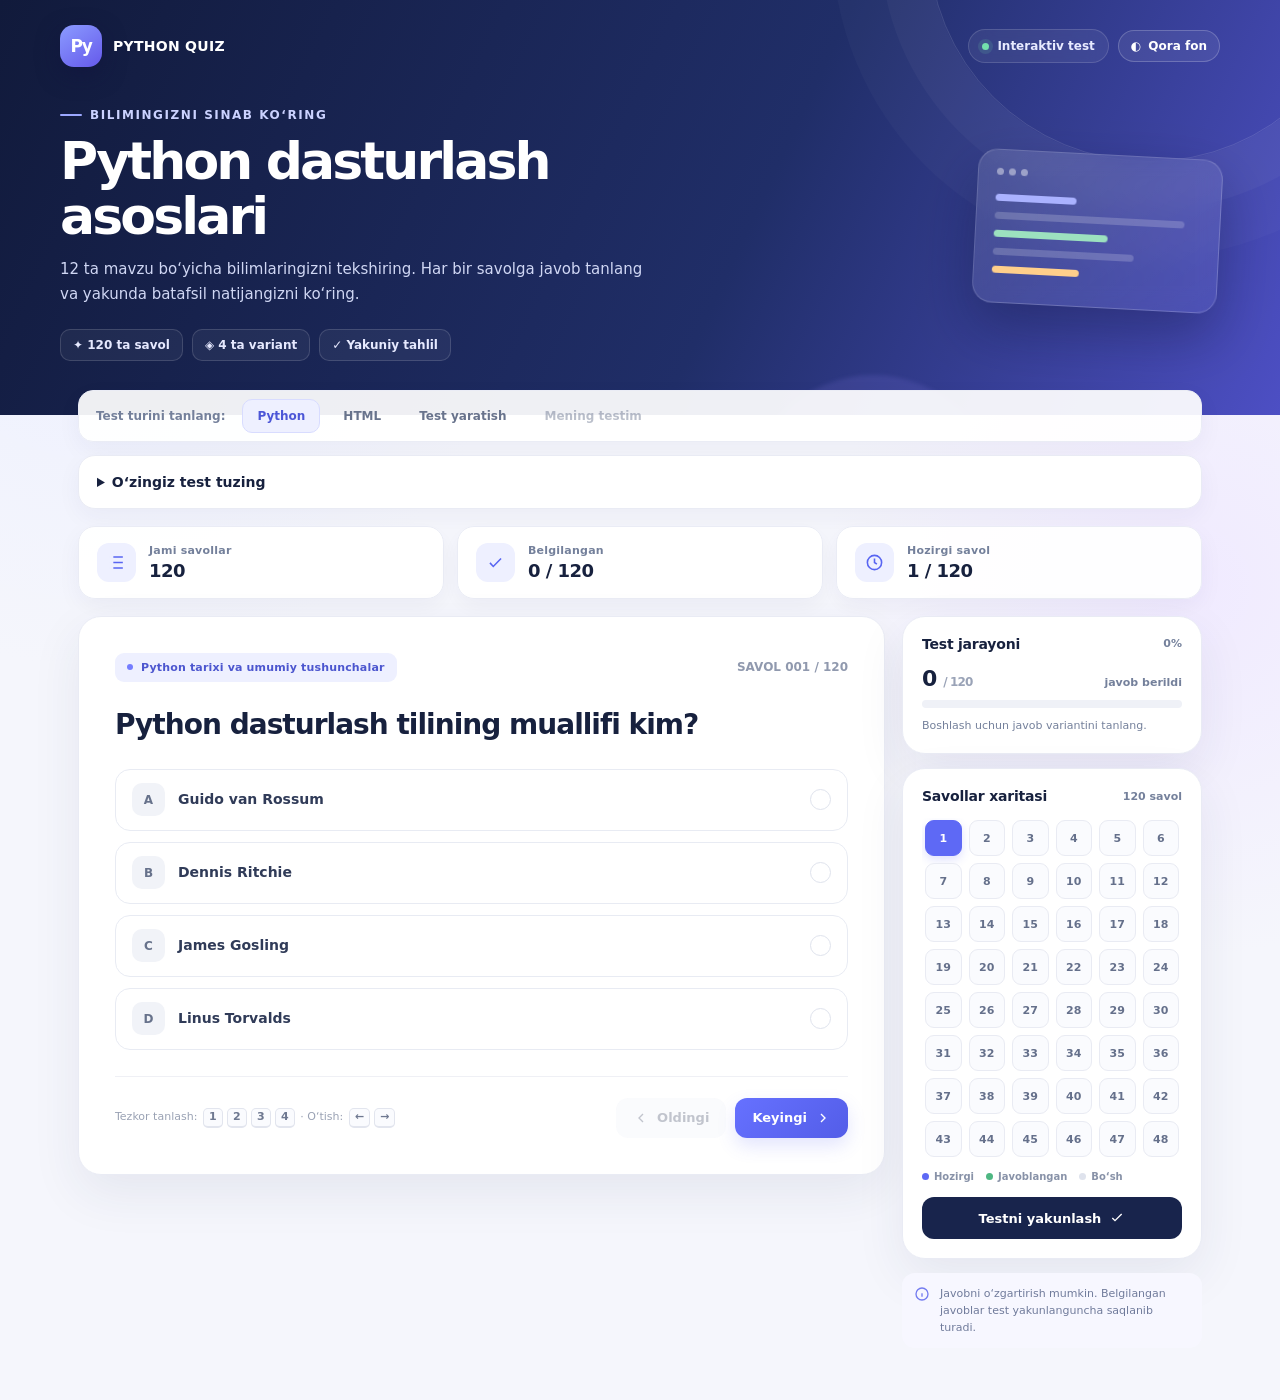
<file: index.html>
<!DOCTYPE html>
<html lang="uz">
<head>
<meta charset="UTF-8">
<meta name="viewport" content="width=device-width, initial-scale=1.0">
<meta name="theme-color" content="#111a3b">
<title>Python Quiz — 120 ta interaktiv test</title>
<style>
:root{
  --ink:#17213e;--muted:#74809b;--line:#e8ebf4;--paper:#fff;--bg:#f5f6fc;
  --blue:#5865f2;--blue-dark:#4652dc;--blue-soft:#eef0ff;--violet:#8b5cf6;
  --green:#168653;--green-soft:#eaf8f0;--red:#cf4655;--red-soft:#fff0f1;
  --amber:#a66b12;--amber-soft:#fff7e7;--shadow:0 18px 50px rgba(35,45,92,.08);
}
*{box-sizing:border-box}
html{scroll-behavior:smooth}
body{margin:0;background:radial-gradient(circle at 8% 18%,#edf0ff 0,transparent 26rem),radial-gradient(circle at 93% 42%,#f0eaff 0,transparent 23rem),var(--bg);color:var(--ink);font-family:Inter,ui-sans-serif,system-ui,-apple-system,"Segoe UI",Arial,sans-serif;min-height:100vh}
button{font:inherit}
.hero{position:relative;overflow:hidden;background:linear-gradient(115deg,#111a3b 0%,#202e68 58%,#4d4fc4 100%);color:#fff;padding:25px 22px 54px}
.hero:before,.hero:after{content:"";position:absolute;border-radius:50%;pointer-events:none}
.hero:before{width:440px;height:440px;right:-90px;top:-280px;border:1px solid #ffffff20;box-shadow:0 0 0 48px #ffffff08,0 0 0 96px #ffffff06}
.hero:after{width:250px;height:250px;right:22%;bottom:-210px;background:#9b8cff22;filter:blur(2px)}
.container{width:min(1160px,100%);margin-inline:auto;position:relative;z-index:1}
.navline{display:flex;align-items:center;justify-content:space-between;gap:16px}
.brand{display:flex;align-items:center;gap:11px;font-size:14px;font-weight:800;letter-spacing:.02em}
.brand-mark{width:42px;height:42px;border-radius:14px;display:grid;place-items:center;background:linear-gradient(145deg,#8b9bff,#6559eb);box-shadow:0 8px 22px #11133d88;font-weight:900;font-size:17px;letter-spacing:-.08em}
.nav-tag{display:flex;align-items:center;gap:8px;padding:9px 13px;border:1px solid #ffffff24;background:#ffffff10;border-radius:99px;color:#e8ebff;font-size:12px;font-weight:700;backdrop-filter:blur(10px)}
.live-dot{width:7px;height:7px;background:#73e0ac;border-radius:50%;box-shadow:0 0 0 4px #73e0ac22}
.hero-content{display:flex;align-items:center;justify-content:space-between;gap:30px;padding-top:34px}
.hero-copy{max-width:690px}
.eyebrow{display:inline-flex;align-items:center;gap:8px;color:#cbd2ff;font-size:12px;font-weight:800;letter-spacing:.13em;text-transform:uppercase;margin-bottom:12px}
.eyebrow:before{content:"";width:22px;height:2px;background:#9ca8ff;border-radius:2px}
h1{font-size:clamp(32px,5vw,52px);letter-spacing:-.055em;line-height:1.06;margin:0 0 13px;font-weight:850}
.hero-copy p{margin:0;color:#d0d7f4;font-size:15px;line-height:1.65;max-width:600px}
.hero-chips{display:flex;gap:9px;flex-wrap:wrap;margin-top:22px}
.hero-chip{border:1px solid #ffffff24;background:#ffffff0d;padding:8px 12px;border-radius:10px;color:#e6e9ff;font-size:12px;font-weight:650}
.code-art{width:245px;flex:0 0 245px;transform:rotate(3deg);padding:18px;border-radius:20px;border:1px solid #ffffff2b;background:linear-gradient(145deg,#ffffff1e,#ffffff0b);box-shadow:0 24px 55px #080e2d55;backdrop-filter:blur(12px)}
.code-top{display:flex;gap:5px;margin-bottom:19px}.code-top i{width:7px;height:7px;border-radius:50%;background:#ffffff70}.code-line{height:7px;border-radius:99px;background:#ffffff30;margin:11px 0}.code-line:nth-child(2){width:75%;background:#aab2ff}.code-line:nth-child(3){width:92%}.code-line:nth-child(4){width:55%;background:#9ce1bf}.code-line:nth-child(5){width:68%}.code-line:nth-child(6){width:42%;background:#ffcf8b}
main{width:min(1160px,100%);margin:-25px auto 0;padding:0 18px 52px;position:relative;z-index:2}
.stats{display:grid;grid-template-columns:repeat(3,1fr);gap:13px;margin-bottom:17px}
.test-picker{display:flex;align-items:center;gap:8px;margin-bottom:13px;padding:8px;border:1px solid #eaecf5;background:#ffffffed;border-radius:15px;box-shadow:0 8px 24px #28346a0c}
.test-picker-label{padding:0 9px;color:var(--muted);font-size:12px;font-weight:750}
.test-choice{border:1px solid transparent;border-radius:10px;padding:9px 14px;background:transparent;color:#68738c;font-size:12px;font-weight:800;cursor:pointer}
.test-choice.active{background:var(--blue-soft);border-color:#d8dcff;color:#4c56d7}.test-choice:disabled{opacity:.45;cursor:not-allowed}
.level-picker{display:flex;align-items:center;flex-wrap:wrap;gap:8px;margin:-3px 0 13px;padding:10px 12px;border:1px solid #eaecf5;background:#ffffffed;border-radius:15px}
.level-picker[hidden]{display:none}.level-picker-label{padding:0 5px;color:var(--muted);font-size:12px;font-weight:750}
.level-choice{border:1px solid #e6e9f2;border-radius:10px;padding:8px 12px;background:transparent;color:#68738c;font-size:12px;font-weight:800;cursor:pointer}
.level-choice.active{background:var(--blue-soft);border-color:#d8dcff;color:#4c56d7}
.custom-maker{margin-bottom:17px;padding:18px;border:1px solid #e9ebf4;border-radius:17px;background:#fff;box-shadow:0 8px 24px #28346a0c}
.custom-maker summary{font-size:14px;font-weight:850;cursor:pointer}.maker-description,.maker-status{margin:8px 0 0;color:var(--muted);font-size:12px;line-height:1.55}
.maker-form{display:grid;grid-template-columns:repeat(2,minmax(0,1fr));gap:11px;margin-top:15px}
.maker-field{display:grid;gap:6px;color:#59647e;font-size:11px;font-weight:750}
.maker-field input,.maker-field select,.maker-field textarea{width:100%;min-width:0;padding:10px 11px;border:1px solid #e3e7f0;border-radius:9px;background:#fff;color:var(--ink);font:inherit;font-size:13px}
.maker-field textarea{min-height:62px;resize:vertical}.maker-field:focus-within input,.maker-field:focus-within select,.maker-field:focus-within textarea{outline:2px solid #cdd2ff;border-color:#8b92ff}
.maker-wide{grid-column:1/-1}.maker-actions{display:flex;align-items:center;gap:10px;flex-wrap:wrap}.maker-actions .btn{width:auto}.maker-questions{display:grid;gap:7px;margin:12px 0 0;padding:0;list-style:none}
.maker-question{display:flex;align-items:center;justify-content:space-between;gap:10px;padding:9px 11px;border:1px solid #eaedf4;border-radius:10px;font-size:12px}
.maker-question span{overflow-wrap:anywhere}.maker-remove{flex:0 0 auto;border:0;background:transparent;color:var(--red);font-size:11px;font-weight:800;cursor:pointer}
.custom-maker[hidden]{display:none}
.stat{display:flex;align-items:center;gap:13px;padding:16px 18px;border:1px solid #eaecf5;background:#ffffffed;box-shadow:0 8px 24px #28346a0c;border-radius:17px;min-width:0}
.stat-icon{width:39px;height:39px;flex:0 0 39px;border-radius:12px;display:grid;place-items:center;background:var(--blue-soft);color:var(--blue)}
.stat-icon svg{width:19px;height:19px}.stat small{display:block;color:var(--muted);font-size:11px;font-weight:700;letter-spacing:.02em;margin-bottom:3px}.stat strong{font-size:18px;letter-spacing:-.03em}
.layout{display:grid;grid-template-columns:minmax(0,1fr) 300px;gap:17px;align-items:start}
.quiz-card,.side-card,.results-card{background:var(--paper);border:1px solid #e9ebf4;border-radius:23px;box-shadow:var(--shadow)}
.quiz-card{padding:clamp(22px,3.5vw,36px);min-width:0}
.qmeta{display:flex;align-items:center;justify-content:space-between;gap:12px;margin-bottom:24px}
.topic-pill{display:inline-flex;align-items:center;gap:8px;max-width:75%;padding:8px 12px;border-radius:9px;background:var(--blue-soft);color:#4c56cf;font-size:11px;font-weight:800;letter-spacing:.015em}
.topic-pill:before{content:"";width:6px;height:6px;border-radius:50%;background:#747dff;flex:0 0 6px}
.qcount{white-space:nowrap;font-size:12px;font-weight:800;color:#9099ae;font-variant-numeric:tabular-nums}
.question{margin:0 0 25px;font-size:clamp(21px,3vw,28px);line-height:1.36;letter-spacing:-.035em;font-weight:800;scroll-margin-top:24px}
.options{display:grid;gap:11px}
.option{position:relative;display:flex;align-items:center;gap:13px;width:100%;min-height:62px;padding:13px 16px;border:1.5px solid #e8ebf3;border-radius:15px;background:#fff;cursor:pointer;text-align:left;transition:border-color .16s,background .16s,transform .16s,box-shadow .16s;}
.option:hover{border-color:#aab1ff;background:#fafaff;transform:translateY(-1px);box-shadow:0 7px 19px #5865f210}
.option.selected{border-color:var(--blue);background:linear-gradient(100deg,#f0f1ff,#fafaff);box-shadow:0 0 0 3px #5865f213}
.option input{position:absolute;opacity:0;pointer-events:none}
.letter{display:grid;place-items:center;width:33px;height:33px;flex:0 0 33px;border-radius:10px;background:#f1f3f8;color:#67728b;font-weight:850;font-size:12px;transition:.16s}
.option.selected .letter{background:var(--blue);color:white}
.opttext{font-size:14px;line-height:1.5;color:#303b58;font-weight:560;flex:1}
.option-check{width:21px;height:21px;flex:0 0 21px;border:1.5px solid #dfe3ed;border-radius:50%;display:grid;place-items:center;color:transparent;font-size:12px;font-weight:900}
.option.selected .option-check{border-color:var(--blue);background:var(--blue);color:white}
.action-row{display:flex;justify-content:space-between;align-items:center;gap:12px;margin-top:26px;padding-top:21px;border-top:1px solid #eff0f5}
.keyboard-tip{font-size:11px;color:#9aa2b4;line-height:1.5}.key{display:inline-grid;place-items:center;min-width:20px;height:20px;padding:0 5px;border:1px solid #e2e5ee;border-bottom-width:2px;border-radius:5px;color:#6e7890;background:#fafbfe;font-weight:800;margin-inline:2px}
.actions{display:flex;gap:9px}
.btn{border:0;border-radius:12px;padding:12px 17px;display:inline-flex;align-items:center;justify-content:center;gap:8px;font-size:13px;font-weight:800;cursor:pointer;transition:transform .15s,background .15s,box-shadow .15s;white-space:nowrap}
.btn:hover:not(:disabled){transform:translateY(-1px)}.btn:active:not(:disabled){transform:translateY(0)}.btn:disabled{opacity:.35;cursor:not-allowed}
.btn svg{width:16px;height:16px}
.btn-secondary{background:#f0f2f8;color:#4e5871}.btn-secondary:hover:not(:disabled){background:#e7eaf3}
.btn-primary{background:linear-gradient(135deg,#6671ff,#535de8);color:white;box-shadow:0 8px 18px #5865f22b}.btn-primary:hover:not(:disabled){box-shadow:0 11px 22px #5865f23d}
.btn-finish{width:100%;margin-top:15px;background:#18244c;color:#fff;padding:13px}.btn-finish:hover{background:#26366d}
.sidebar{display:grid;gap:14px}
.side-card{padding:19px}
.side-heading{display:flex;align-items:center;justify-content:space-between;gap:10px;margin-bottom:14px}
.side-heading h3{font-size:14px;margin:0;font-weight:850;letter-spacing:-.015em}.side-heading span{font-size:11px;color:var(--muted);font-weight:700}
.progress-numbers{display:flex;justify-content:space-between;align-items:baseline;margin-bottom:9px}.progress-numbers strong{font-size:22px;letter-spacing:-.04em}.progress-numbers span{font-size:11px;color:var(--muted);font-weight:700}
.track{height:8px;background:#eff1f7;border-radius:99px;overflow:hidden}.bar{height:100%;width:0;background:linear-gradient(90deg,#6671ff,#9a74ff);border-radius:99px;transition:width .25s}
.progress-note{font-size:11px;color:var(--muted);margin:10px 0 0;line-height:1.5}
.gridnav{display:grid;grid-template-columns:repeat(6,minmax(0,1fr));gap:7px;max-height:340px;overflow-y:auto;padding:2px 3px 4px;scrollbar-width:thin;scrollbar-color:#d9def0 transparent}
.navnum{height:36px;border:1px solid #e9ebf3;background:#fafbfe;color:#65708b;border-radius:9px;font-size:11px;font-weight:750;cursor:pointer;transition:.15s}
.navnum:hover{border-color:#aab2ff;color:#4d58de;background:#f5f6ff}.navnum.current{color:#fff;border-color:#5e69f5;background:#5e69f5;box-shadow:0 4px 10px #5865f230}.navnum.done:not(.current){background:#eaf8f0;border-color:#c9ead6;color:#168653}.navnum.done.current{background:#5e69f5;color:#fff}
.legend{display:flex;flex-wrap:wrap;gap:12px;margin-top:13px;color:#8892a8;font-size:10px;font-weight:650}.legend span{display:flex;align-items:center;gap:5px}.dot{width:7px;height:7px;border-radius:50%;background:#dfe3ed}.dot.blue{background:#5e69f5}.dot.green{background:#4eb782}
.tip-box{display:flex;gap:10px;align-items:flex-start;padding:12px;border-radius:13px;background:#f7f7ff;color:#707b9b;font-size:11px;line-height:1.55}.tip-box svg{width:16px;height:16px;flex:0 0 16px;color:#747cf0;margin-top:1px}
#results{display:none}.results-card{padding:clamp(22px,4vw,38px)}
.results-banner{position:relative;overflow:hidden;padding:27px;border-radius:19px;background:linear-gradient(115deg,#17234d,#4c53bd);color:#fff}
.results-banner:after{content:"";position:absolute;width:240px;height:240px;right:-100px;top:-130px;border-radius:50%;border:1px solid #ffffff25;box-shadow:0 0 0 35px #ffffff08,0 0 0 70px #ffffff06}
.score-head{position:relative;z-index:1;display:flex;align-items:center;gap:22px;flex-wrap:wrap}
.score-circle{--pct:0%;width:118px;height:118px;flex:0 0 118px;border-radius:50%;display:grid;place-items:center;background:conic-gradient(#8c9cff var(--pct),#ffffff24 0);position:relative}
.score-circle:before{content:"";position:absolute;inset:9px;background:#202d65;border:1px solid #ffffff18;border-radius:50%}.score-circle strong{position:relative;font-size:27px;letter-spacing:-.04em}
.score-info h2{margin:0 0 7px;font-size:27px;letter-spacing:-.04em}.score-info p{margin:0;color:#d4dcff;font-size:13px;line-height:1.5}
.result-stats{display:grid;grid-template-columns:repeat(3,1fr);gap:11px;margin:18px 0 27px}
.result-stat{padding:16px;border:1px solid var(--line);border-radius:15px;background:#fff}.result-stat small{display:block;color:var(--muted);font-size:11px;font-weight:700;margin-bottom:6px}.result-stat strong{font-size:22px;letter-spacing:-.04em}.correct{color:var(--green)}.wrong{color:var(--red)}.unanswered{color:var(--amber)}
.review-head{display:flex;align-items:center;justify-content:space-between;gap:14px;flex-wrap:wrap;margin:0 0 13px}.review-head h3{margin:0;font-size:18px;letter-spacing:-.025em}
.review-filter{display:flex;gap:6px;flex-wrap:wrap}.filter-btn{border:1px solid #e6e9f2;background:#fff;border-radius:99px;padding:8px 12px;color:#68738c;font-size:11px;font-weight:750;cursor:pointer}.filter-btn.active{background:var(--blue-soft);border-color:#cdd2ff;color:#4c56d7}
.review-list{display:grid;gap:9px}.review-item{padding:16px;border:1px solid #eaedf4;border-radius:15px;background:#fff}.review-top{display:flex;justify-content:space-between;gap:12px;align-items:flex-start}.review-item h4{margin:0 0 10px;font-size:14px;line-height:1.5}.status-pill{display:inline-flex;white-space:nowrap;border-radius:99px;padding:5px 8px;font-size:10px;font-weight:850}.status-pill.ok{background:var(--green-soft);color:var(--green)}.status-pill.bad{background:var(--red-soft);color:var(--red)}.status-pill.empty{background:var(--amber-soft);color:var(--amber)}.review-item p{margin:5px 0 0;font-size:12px;line-height:1.55;color:#64708a}.review-item p strong{color:#35415e}.review-item p.answer-right strong{color:var(--green)}.review-item p.explanation{margin-top:11px;padding:10px 12px;border-radius:10px;background:#f7f7ff;color:#58637e}.review-item p.explanation strong{color:#4c56d7}.empty-state{padding:25px;text-align:center;border:1px dashed #dfe3ef;border-radius:15px;color:#7c87a0;font-size:13px}
.bottom-actions{display:flex;gap:9px;flex-wrap:wrap;margin-top:22px;padding-top:18px;border-top:1px solid #eff0f5}
.modal-backdrop{position:fixed;inset:0;z-index:20;background:#11193699;display:grid;place-items:center;padding:18px;backdrop-filter:blur(5px)}.modal-backdrop.hidden{display:none}.modal{width:min(420px,100%);padding:25px;border-radius:21px;background:#fff;box-shadow:0 24px 70px #0c143b40}.modal-icon{width:44px;height:44px;border-radius:14px;background:#fff5e4;color:#b7791f;display:grid;place-items:center;font-size:21px;margin-bottom:13px}.modal h3{margin:0 0 7px;font-size:20px;letter-spacing:-.03em}.modal p{margin:0;color:#75809a;font-size:13px;line-height:1.6}.modal-actions{display:flex;justify-content:flex-end;gap:8px;margin-top:21px}
:root[data-theme="dark"]{color-scheme:dark;--ink:#f0f2f8;--muted:#a3acc2;--line:#30374a;--paper:#12151e;--bg:#07090d;--blue-soft:#222747;--green:#4ac58a;--green-soft:#143629;--red:#ff7d8a;--red-soft:#3c2028;--amber:#f2c56b;--amber-soft:#3b301b;--shadow:0 18px 50px #0008}
:root[data-theme="dark"] body{background:radial-gradient(circle at 8% 18%,#111522 0,transparent 26rem),radial-gradient(circle at 93% 42%,#161222 0,transparent 23rem),var(--bg)}
:root[data-theme="dark"] .hero{background:linear-gradient(115deg,#050609 0%,#10131c 58%,#1a1928 100%)}
:root[data-theme="dark"] .test-picker,:root[data-theme="dark"] .custom-maker,:root[data-theme="dark"] .stat,:root[data-theme="dark"] .quiz-card,:root[data-theme="dark"] .side-card,:root[data-theme="dark"] .results-card,:root[data-theme="dark"] .option,:root[data-theme="dark"] .result-stat,:root[data-theme="dark"] .review-item,:root[data-theme="dark"] .filter-btn,:root[data-theme="dark"] .maker-question,:root[data-theme="dark"] .modal{background:#12151e;border-color:var(--line);color:var(--ink)}
:root[data-theme="dark"] .level-picker{background:#12151e;border-color:var(--line)}
:root[data-theme="dark"] .option:hover{background:#1b2031;border-color:#747ff4}
:root[data-theme="dark"] .option.selected{background:linear-gradient(100deg,#202644,#171c2c)}
:root[data-theme="dark"] .opttext,:root[data-theme="dark"] .review-item p,:root[data-theme="dark"] .review-item p strong,:root[data-theme="dark"] .review-item h4,:root[data-theme="dark"] .maker-field{color:#d7dced}
:root[data-theme="dark"] .letter,:root[data-theme="dark"] .key,:root[data-theme="dark"] .navnum{background:#1b2030;border-color:#363d51;color:#c0c8db}
:root[data-theme="dark"] .option-check{border-color:#505970}
:root[data-theme="dark"] .action-row,:root[data-theme="dark"] .bottom-actions{border-color:#30374a}
:root[data-theme="dark"] .btn-secondary{background:#252b3a;color:#e3e7f2}
:root[data-theme="dark"] .btn-secondary:hover:not(:disabled){background:#30374a}
:root[data-theme="dark"] .track{background:#252b3a}
:root[data-theme="dark"] .tip-box,:root[data-theme="dark"] .review-item p.explanation{background:#1a2030;color:#c0c8db}
:root[data-theme="dark"] .maker-field input,:root[data-theme="dark"] .maker-field select,:root[data-theme="dark"] .maker-field textarea{background:#0b0e15;border-color:#363d51;color:#f0f2f8}
:root[data-theme="dark"] .empty-state{border-color:#3a4155;color:#a3acc2}
:root[data-theme="dark"] .test-choice,:root[data-theme="dark"] .qcount,:root[data-theme="dark"] .keyboard-tip,:root[data-theme="dark"] .legend{color:#aab3c8}
:root[data-theme="dark"] .test-choice.active{background:#222747;border-color:#48528c;color:#cbd1ff}
:root[data-theme="dark"] .level-choice{border-color:#363d51;color:#aab3c8}
:root[data-theme="dark"] .level-choice.active{background:#222747;border-color:#48528c;color:#cbd1ff}
:root[data-theme="dark"] .topic-pill{color:#cbd1ff}
:root[data-theme="dark"] .navnum.done:not(.current){background:#153126;border-color:#275a42;color:#8ce0b2}
:root[data-theme="dark"] .review-item p.answer-right strong{color:var(--green)}
.nav-tools{display:flex;align-items:center;gap:9px}
.theme-toggle{display:inline-flex;align-items:center;gap:7px;padding:8px 12px;border:1px solid #ffffff35;border-radius:99px;background:#ffffff12;color:#fff;font-size:12px;font-weight:750;cursor:pointer}
.theme-toggle:hover{background:#ffffff22}.theme-toggle:focus-visible{outline:2px solid #aeb8ff;outline-offset:3px}
@media(max-width:900px){.layout{grid-template-columns:minmax(0,1fr) 260px}.code-art{width:190px;flex-basis:190px}.gridnav{grid-template-columns:repeat(5,minmax(0,1fr))}}
@media(max-width:720px){.hero{padding:18px 17px 47px}.hero-content{padding-top:29px}.code-art{display:none}.hero-copy p{font-size:13px}.hero-chip{font-size:11px;padding:7px 9px}main{padding-inline:13px}.stats{gap:8px}.stat{padding:12px;gap:9px}.stat-icon{width:33px;height:33px;flex-basis:33px}.stat small{font-size:10px}.stat strong{font-size:16px}.layout{grid-template-columns:1fr}.sidebar{grid-row:2}.side-card{padding:16px}.gridnav{grid-template-columns:repeat(10,minmax(0,1fr));max-height:190px}.quiz-card{padding:21px}.action-row{align-items:stretch;flex-direction:column}.keyboard-tip{text-align:center}.actions{width:100%}.actions .btn{flex:1}.question{font-size:22px}}
@media(max-width:430px){.test-picker{flex-wrap:wrap}.test-picker-label{width:100%}}
@media(max-width:560px){.maker-form{grid-template-columns:1fr}.maker-wide{grid-column:1}.maker-actions .btn{flex:1}}
@media(max-width:430px){.brand{font-size:12px}.brand-mark{width:36px;height:36px}.nav-tag{font-size:10px;padding:8px 9px}.theme-toggle{padding:8px;font-size:10px}.nav-tools{gap:6px}.stats{grid-template-columns:repeat(3,minmax(0,1fr))}.stat{display:block;padding:10px}.stat-icon{margin-bottom:7px;width:30px;height:30px}.stat small{min-height:25px;line-height:1.25}.stat strong{font-size:15px}.qmeta{align-items:flex-start;flex-direction:column;gap:9px;margin-bottom:18px}.topic-pill{max-width:100%}.qcount{align-self:flex-end;margin-top:-29px}.option{padding:11px;min-height:57px;gap:9px}.letter{width:30px;height:30px;flex-basis:30px}.opttext{font-size:13px}.btn{padding:12px 10px;font-size:12px}.gridnav{grid-template-columns:repeat(8,minmax(0,1fr))}.result-stats{gap:7px}.result-stat{padding:11px}.result-stat small{font-size:10px}.result-stat strong{font-size:18px}.results-banner{padding:20px}.score-circle{width:94px;height:94px;flex-basis:94px}.score-info h2{font-size:22px}.review-top{display:block}.status-pill{margin:0 0 9px}}
@media(prefers-reduced-motion:reduce){*,*:before,*:after{scroll-behavior:auto!important;transition:none!important}}
</style>
</head>
<body>
<header class="hero">
  <div class="container">
    <div class="navline">
      <div class="brand"><div class="brand-mark" id="brandMark">Py</div><span id="brandName">PYTHON QUIZ</span></div>
      <div class="nav-tools">
        <div class="nav-tag"><i class="live-dot"></i> Interaktiv test</div>
        <button class="theme-toggle" id="themeToggle" type="button" aria-label="Qora fonni yoqish" aria-pressed="false"><span aria-hidden="true">◐</span><span id="themeToggleLabel">Qora fon</span></button>
      </div>
    </div>
    <div class="hero-content">
      <div class="hero-copy">
        <div class="eyebrow">Bilimingizni sinab ko‘ring</div>
        <h1 id="heroTitle">Python dasturlash<br>asoslari</h1>
        <p id="heroDescription">12 ta mavzu bo‘yicha bilimlaringizni tekshiring. Har bir savolga javob tanlang va yakunda batafsil natijangizni ko‘ring.</p>
        <div class="hero-chips"><span class="hero-chip" id="questionChip">✦ 120 ta savol</span><span class="hero-chip">◈ 4 ta variant</span><span class="hero-chip">✓ Yakuniy tahlil</span></div>
      </div>
      <div class="code-art" aria-hidden="true"><div class="code-top"><i></i><i></i><i></i></div><div class="code-line" style="width:39%"></div><div class="code-line"></div><div class="code-line"></div><div class="code-line"></div><div class="code-line"></div></div>
    </div>
  </div>
</header>
<main>
  <div id="testView">
    <div class="test-picker" role="group" aria-label="Test turini tanlang">
      <span class="test-picker-label">Test turini tanlang:</span>
      <button class="test-choice active" type="button" data-test="python" aria-pressed="true" onclick="selectTest('python')">Python</button>
      <button class="test-choice" type="button" data-test="html" aria-pressed="false" onclick="selectTest('html')">HTML</button>
      <button class="test-choice" type="button" onclick="openCustomTest()">Test yaratish</button>
      <button class="test-choice" id="customTestChoice" type="button" data-test="custom" aria-pressed="false" disabled onclick="startCustomTest()">Mening testim</button>
    </div>
    <div class="level-picker" id="htmlLevelPicker" role="group" aria-label="HTML test darajasini tanlang" hidden>
      <span class="level-picker-label">HTML darajasi:</span>
      <button class="level-choice active" type="button" data-level="all" aria-pressed="true" onclick="selectHtmlLevel('all')">Barcha savollar · 50</button>
      <button class="level-choice" type="button" data-level="beginner" aria-pressed="false" onclick="selectHtmlLevel('beginner')">Boshlang‘ich · 20</button>
      <button class="level-choice" type="button" data-level="intermediate" aria-pressed="false" onclick="selectHtmlLevel('intermediate')">O‘rta · 17</button>
      <button class="level-choice" type="button" data-level="advanced" aria-pressed="false" onclick="selectHtmlLevel('advanced')">Yuqori · 13</button>
    </div>
    <details class="custom-maker" id="customMaker">
      <summary>O‘zingiz test tuzing</summary>
      <p class="maker-description">Istalgan mavzuda test tuzing: savol, to‘rtta javob variantini kiriting va to‘g‘ri javobni belgilang. Test shu brauzerda saqlanadi va sahifa yangilanganda ham qoladi. Boshqa qurilma yoki foydalanuvchilar bilan ulashish uchun backend kerak.</p>
      <form class="maker-form" id="makerForm">
        <label class="maker-field maker-wide">Savol
          <input name="question" type="text" maxlength="240" required placeholder="Masalan: HTML nima uchun ishlatiladi?">
        </label>
        <label class="maker-field">Mavzu
          <input name="topic" type="text" maxlength="60" placeholder="Umumiy mavzu">
        </label>
        <label class="maker-field">To‘g‘ri javob
          <select name="correct" required><option value="A">A javob</option><option value="B">B javob</option><option value="C">C javob</option><option value="D">D javob</option></select>
        </label>
        <label class="maker-field">A varianti<input name="optionA" type="text" maxlength="160" required></label>
        <label class="maker-field">B varianti<input name="optionB" type="text" maxlength="160" required></label>
        <label class="maker-field">C varianti<input name="optionC" type="text" maxlength="160" required></label>
        <label class="maker-field">D varianti<input name="optionD" type="text" maxlength="160" required></label>
        <label class="maker-field maker-wide">Izoh (ixtiyoriy)
          <textarea name="explanation" maxlength="400" placeholder="To‘g‘ri javob nima uchun to‘g‘ri?"></textarea>
        </label>
        <div class="maker-actions maker-wide">
          <button class="btn btn-secondary" type="submit">Savolni qo‘shish</button>
          <button class="btn btn-primary" id="startCustomTest" type="button" disabled onclick="startCustomTest()">Testni boshlash</button>
        </div>
      </form>
      <p class="maker-status" id="makerStatus" aria-live="polite">Hozircha savol qo‘shilmagan.</p>
      <ol class="maker-questions" id="makerQuestions"></ol>
    </details>
    <div class="stats">
      <div class="stat"><div class="stat-icon"><svg viewBox="0 0 24 24" fill="none" stroke="currentColor" stroke-width="2"><path d="M8 5h12M8 12h12M8 19h12M3 5h.01M3 12h.01M3 19h.01"/></svg></div><div><small>Jami savollar</small><strong id="totalStat">120</strong></div></div>
      <div class="stat"><div class="stat-icon"><svg viewBox="0 0 24 24" fill="none" stroke="currentColor" stroke-width="2"><path d="M5 12.5 9.2 17 19 7"/></svg></div><div><small>Belgilangan</small><strong id="answeredStat">0 / 120</strong></div></div>
      <div class="stat"><div class="stat-icon"><svg viewBox="0 0 24 24" fill="none" stroke="currentColor" stroke-width="2"><circle cx="12" cy="12" r="9"/><path d="M12 7v5l3 2"/></svg></div><div><small>Hozirgi savol</small><strong id="currentStat">1 / 120</strong></div></div>
    </div>
    <div class="layout">
      <section class="quiz-card" id="quizCard" aria-live="polite">
        <div class="qmeta"><span class="topic-pill" id="sectionTag"></span><span class="qcount" id="qCount"></span></div>
        <h2 class="question" id="questionText" tabindex="-1"></h2>
        <div class="options" id="options"></div>
        <div class="action-row">
          <div class="keyboard-tip">Tezkor tanlash: <span class="key">1</span><span class="key">2</span><span class="key">3</span><span class="key">4</span> · O‘tish: <span class="key">←</span><span class="key">→</span></div>
          <div class="actions">
            <button class="btn btn-secondary" id="prevBtn" type="button" onclick="move(-1)"><svg viewBox="0 0 24 24" fill="none" stroke="currentColor" stroke-width="2"><path d="m15 18-6-6 6-6"/></svg> Oldingi</button>
            <button class="btn btn-primary" id="nextBtn" type="button" onclick="move(1)">Keyingi <svg viewBox="0 0 24 24" fill="none" stroke="currentColor" stroke-width="2"><path d="m9 18 6-6-6-6"/></svg></button>
          </div>
        </div>
      </section>
      <aside class="sidebar">
        <section class="side-card">
          <div class="side-heading"><h3>Test jarayoni</h3><span id="progressText">0%</span></div>
          <div class="progress-numbers"><strong id="progressCount">0 <span style="font-size:12px;color:#9aa3b7;font-weight:650">/ 120</span></strong><span>javob berildi</span></div>
          <div class="track"><div class="bar" id="progressBar"></div></div>
          <p class="progress-note" id="remainingHint">Boshlash uchun javob variantini tanlang.</p>
        </section>
        <section class="side-card">
          <div class="side-heading"><h3>Savollar xaritasi</h3><span id="mapCount">120 savol</span></div>
          <div class="gridnav" id="numberGrid" aria-label="Savol raqamlari"></div>
          <div class="legend"><span><i class="dot blue"></i>Hozirgi</span><span><i class="dot green"></i>Javoblangan</span><span><i class="dot"></i>Bo‘sh</span></div>
          <button class="btn btn-finish" type="button" onclick="finishQuiz()">Testni yakunlash <svg viewBox="0 0 24 24" fill="none" stroke="currentColor" stroke-width="2"><path d="m5 12 4 4L19 6"/></svg></button>
        </section>
        <div class="tip-box"><svg viewBox="0 0 24 24" fill="none" stroke="currentColor" stroke-width="2"><circle cx="12" cy="12" r="9"/><path d="M12 11v5m0-8h.01"/></svg><span>Javobni o‘zgartirish mumkin. Belgilangan javoblar test yakunlanguncha saqlanib turadi.</span></div>
      </aside>
    </div>
  </div>
  <section id="results">
    <div class="results-card">
      <div class="results-banner"><div class="score-head"><div class="score-circle" id="scoreCircle"><strong id="scorePercent">0%</strong></div><div class="score-info"><h2 id="resultTitle">Natijangiz tayyor!</h2><p id="resultSummary"></p></div></div></div>
      <div class="result-stats"><div class="result-stat"><small>To‘g‘ri javoblar</small><strong class="correct" id="correctCount">0</strong></div><div class="result-stat"><small>Noto‘g‘ri javoblar</small><strong class="wrong" id="wrongCount">0</strong></div><div class="result-stat"><small>Javobsiz savollar</small><strong class="unanswered" id="emptyCount">0</strong></div></div>
      <div class="review-head"><h3>Javoblar tahlili</h3><div class="review-filter"><button class="filter-btn active" data-filter="all" onclick="setFilter('all',this)">Barchasi</button><button class="filter-btn" data-filter="wrong" onclick="setFilter('wrong',this)">Xatolar</button><button class="filter-btn" data-filter="empty" onclick="setFilter('empty',this)">Javobsiz</button></div></div>
      <div class="review-list" id="reviewList"></div>
      <div class="bottom-actions"><button class="btn btn-primary" type="button" onclick="restartQuiz()">↻ Qayta boshlash</button><button class="btn btn-secondary" type="button" onclick="window.print()">Natijani chop etish</button></div>
    </div>
  </section>
</main>
<div class="modal-backdrop hidden" id="finishModal" role="dialog" aria-modal="true" aria-labelledby="modalTitle">
  <div class="modal"><div class="modal-icon">!</div><h3 id="modalTitle">Testni yakunlaysizmi?</h3><p id="modalText"></p><div class="modal-actions"><button class="btn btn-secondary" type="button" onclick="closeModal()">Davom etish</button><button class="btn btn-primary" type="button" onclick="confirmFinish()">Yakunlash</button></div></div>
</div>
<script>
const QUESTIONS = [{"id":1,"section":"Python tarixi va umumiy tushunchalar","text":"Python dasturlash tilining muallifi kim?","options":[{"key":"A","text":"Guido van Rossum"},{"key":"B","text":"Dennis Ritchie"},{"key":"C","text":"James Gosling"},{"key":"D","text":"Linus Torvalds"}],"answer":"A"},{"id":2,"section":"Python tarixi va umumiy tushunchalar","text":"Python qaysi turdagi dasturlash tiliga kiradi?","options":[{"key":"A","text":"Faqat belgilash tili"},{"key":"B","text":"Umumiy maqsadli dasturlash tili"},{"key":"C","text":"Faqat ma’lumotlar bazasi tili"},{"key":"D","text":"Faqat operatsion tizim"}],"answer":"B"},{"id":3,"section":"Python tarixi va umumiy tushunchalar","text":"Python fayllarining odatiy kengaytmasi qaysi?","options":[{"key":"A","text":".html"},{"key":"B","text":".java"},{"key":"C","text":".py"},{"key":"D","text":".cpp"}],"answer":"C"},{"id":4,"section":"Python tarixi va umumiy tushunchalar","text":"Python’da kod bajaruvchi asosiy dastur nima deb ataladi?","options":[{"key":"A","text":"Kompilyator jadvali"},{"key":"B","text":"Python interpretatori"},{"key":"C","text":"Brauzer"},{"key":"D","text":"Matn muharriri"}],"answer":"B"},{"id":5,"section":"Python tarixi va umumiy tushunchalar","text":"Python nomi qaysi manbadan olingan?","options":[{"key":"A","text":"Ilon nomidan"},{"key":"B","text":"Monty Python komediya guruhidan"},{"key":"C","text":"Protsessor nomidan"},{"key":"D","text":"Matematik olim nomidan"}],"answer":"B"},{"id":6,"section":"Python tarixi va umumiy tushunchalar","text":"Python qaysi sohada ishlatilishi mumkin?","options":[{"key":"A","text":"Ma’lumotlar tahlilida"},{"key":"B","text":"Faqat rasm chizishda"},{"key":"C","text":"Faqat matn terishda"},{"key":"D","text":"Faqat elektr montajida"}],"answer":"A"},{"id":7,"section":"Python tarixi va umumiy tushunchalar","text":"Python’da veb-ilovalar yaratishga yordam beruvchi freymvork qaysi?","options":[{"key":"A","text":"Django"},{"key":"B","text":"Excel"},{"key":"C","text":"PowerPoint"},{"key":"D","text":"Git"}],"answer":"A"},{"id":8,"section":"Python tarixi va umumiy tushunchalar","text":"NumPy kutubxonasi ko‘proq nima uchun ishlatiladi?","options":[{"key":"A","text":"Massivlar va sonli hisoblashlar"},{"key":"B","text":"Audio yozish"},{"key":"C","text":"Veb sahifa bezash"},{"key":"D","text":"Fayl siqish"}],"answer":"A"},{"id":9,"section":"Python tarixi va umumiy tushunchalar","text":"Python’da buyruqlar odatda qanday ajratiladi?","options":[{"key":"A","text":"Faqat vergul bilan"},{"key":"B","text":"Yangi satr va bloklar orqali"},{"key":"C","text":"Faqat nuqtali vergul bilan"},{"key":"D","text":"Faqat qavs bilan"}],"answer":"B"},{"id":10,"section":"Python tarixi va umumiy tushunchalar","text":"Python’ning muhim xususiyatlaridan biri qaysi?","options":[{"key":"A","text":"O‘qilishi qulay sintaksis"},{"key":"B","text":"Faqat bitta platformada ishlashi"},{"key":"C","text":"O‘zgaruvchilarni qo‘llamasligi"},{"key":"D","text":"Faqat ikkilik kod yozilishi"}],"answer":"A"},{"id":11,"section":"print(), input() va ma’lumot turlari","text":"print('Assalom') nima bajaradi?","options":[{"key":"A","text":"Matnni ekranga chiqaradi"},{"key":"B","text":"Matnni kiritadi"},{"key":"C","text":"Dasturni yopadi"},{"key":"D","text":"O‘zgaruvchi yaratadi"}],"answer":"A"},{"id":12,"section":"print(), input() va ma’lumot turlari","text":"input() funksiyasi odatda qaysi turdagi qiymat qaytaradi?","options":[{"key":"A","text":"int"},{"key":"B","text":"float"},{"key":"C","text":"str"},{"key":"D","text":"list"}],"answer":"C"},{"id":13,"section":"print(), input() va ma’lumot turlari","text":"n = input() dan keyin n ning turi odatda qanday bo‘ladi?","options":[{"key":"A","text":"str"},{"key":"B","text":"int"},{"key":"C","text":"bool"},{"key":"D","text":"float"}],"answer":"A"},{"id":14,"section":"print(), input() va ma’lumot turlari","text":"type(8) natijasi qaysi tur?","options":[{"key":"A","text":"float"},{"key":"B","text":"int"},{"key":"C","text":"str"},{"key":"D","text":"bool"}],"answer":"B"},{"id":15,"section":"print(), input() va ma’lumot turlari","text":"type(8.0) natijasi qaysi tur?","options":[{"key":"A","text":"int"},{"key":"B","text":"float"},{"key":"C","text":"complex"},{"key":"D","text":"str"}],"answer":"B"},{"id":16,"section":"print(), input() va ma’lumot turlari","text":"print(3, 5, sep=':') natijasi nima?","options":[{"key":"A","text":"35"},{"key":"B","text":"3 5"},{"key":"C","text":"3:5"},{"key":"D","text":"3,5"}],"answer":"C"},{"id":17,"section":"print(), input() va ma’lumot turlari","text":"print('Hi', end='!') qanday matn chiqaradi?","options":[{"key":"A","text":"!Hi"},{"key":"B","text":"Hi!"},{"key":"C","text":"Hi va yangi satr"},{"key":"D","text":"Hech narsa"}],"answer":"B"},{"id":18,"section":"print(), input() va ma’lumot turlari","text":"int('24') natijasi nima?","options":[{"key":"A","text":"'24'"},{"key":"B","text":"24 butun soni"},{"key":"C","text":"24.0"},{"key":"D","text":"Xatolik"}],"answer":"B"},{"id":19,"section":"print(), input() va ma’lumot turlari","text":"str(6) nimani qaytaradi?","options":[{"key":"A","text":"6 sonini"},{"key":"B","text":"'6' satrini"},{"key":"C","text":"6.0 ni"},{"key":"D","text":"False"}],"answer":"B"},{"id":20,"section":"print(), input() va ma’lumot turlari","text":"bool(0) natijasi nima?","options":[{"key":"A","text":"True"},{"key":"B","text":"False"},{"key":"C","text":"None"},{"key":"D","text":"0.0"}],"answer":"B"},{"id":21,"section":"O‘zgaruvchilar, nomlash va konvertatsiya","text":"Qaysi nom o‘zgaruvchi uchun to‘g‘ri?","options":[{"key":"A","text":"2qiymat"},{"key":"B","text":"qiymat-son"},{"key":"C","text":"qiymat_son"},{"key":"D","text":"for"}],"answer":"C"},{"id":22,"section":"O‘zgaruvchilar, nomlash va konvertatsiya","text":"Python’da katta va kichik harflar farqlanadimi?","options":[{"key":"A","text":"Yo‘q"},{"key":"B","text":"Ha"},{"key":"C","text":"Faqat sonlarda"},{"key":"D","text":"Faqat funksiyalarda"}],"answer":"B"},{"id":23,"section":"O‘zgaruvchilar, nomlash va konvertatsiya","text":"O‘zgaruvchi qiymati qanday belgilanadi?","options":[{"key":"A","text":"=="},{"key":"B","text":"="},{"key":"C","text":"!="},{"key":"D","text":"<="}],"answer":"B"},{"id":24,"section":"O‘zgaruvchilar, nomlash va konvertatsiya","text":"Bir qatorli izoh qaysi belgi bilan boshlanadi?","options":[{"key":"A","text":"//"},{"key":"B","text":"#"},{"key":"C","text":"<!--"},{"key":"D","text":"**"}],"answer":"B"},{"id":25,"section":"O‘zgaruvchilar, nomlash va konvertatsiya","text":"Konstantalar odatda qanday yoziladi?","options":[{"key":"A","text":"UPPER_CASE"},{"key":"B","text":"camelCase"},{"key":"C","text":"kebab-case"},{"key":"D","text":"Faqat kichik harfda"}],"answer":"A"},{"id":26,"section":"O‘zgaruvchilar, nomlash va konvertatsiya","text":"float('2.75') natijasi qaysi?","options":[{"key":"A","text":"2"},{"key":"B","text":"2.75"},{"key":"C","text":"'2.75'"},{"key":"D","text":"Xatolik"}],"answer":"B"},{"id":27,"section":"O‘zgaruvchilar, nomlash va konvertatsiya","text":"int(4.9) natijasi nima?","options":[{"key":"A","text":"5"},{"key":"B","text":"4"},{"key":"C","text":"4.9"},{"key":"D","text":"Xatolik"}],"answer":"B"},{"id":28,"section":"O‘zgaruvchilar, nomlash va konvertatsiya","text":"bool('') natijasi nima?","options":[{"key":"A","text":"True"},{"key":"B","text":"False"},{"key":"C","text":"0"},{"key":"D","text":"Xatolik"}],"answer":"B"},{"id":29,"section":"O‘zgaruvchilar, nomlash va konvertatsiya","text":"Quyidagilardan qaysi biri bo‘sh qiymat hisoblanadi?","options":[{"key":"A","text":"'0'"},{"key":"B","text":"[0]"},{"key":"C","text":"''"},{"key":"D","text":"'False'"}],"answer":"C"},{"id":30,"section":"O‘zgaruvchilar, nomlash va konvertatsiya","text":"Python’da bir nechta qiymatni bitta o‘zgaruvchiga tuple qilib berish mumkinmi?","options":[{"key":"A","text":"Ha"},{"key":"B","text":"Yo‘q"},{"key":"C","text":"Faqat matnda"},{"key":"D","text":"Faqat float’da"}],"answer":"A"},{"id":31,"section":"String va uning metodlari","text":"s = 'Dastur'; s[0] natijasi nima?","options":[{"key":"A","text":"D"},{"key":"B","text":"a"},{"key":"C","text":"r"},{"key":"D","text":"Xatolik"}],"answer":"A"},{"id":32,"section":"String va uning metodlari","text":"s = 'Dastur'; s[-1] natijasi nima?","options":[{"key":"A","text":"D"},{"key":"B","text":"u"},{"key":"C","text":"r"},{"key":"D","text":"s"}],"answer":"C"},{"id":33,"section":"String va uning metodlari","text":"'Python'[1:4] natijasi qaysi?","options":[{"key":"A","text":"Pyt"},{"key":"B","text":"yth"},{"key":"C","text":"tho"},{"key":"D","text":"ython"}],"answer":"B"},{"id":34,"section":"String va uning metodlari","text":"'Salom'[:2] natijasi nima?","options":[{"key":"A","text":"Sa"},{"key":"B","text":"al"},{"key":"C","text":"Sal"},{"key":"D","text":"lom"}],"answer":"A"},{"id":35,"section":"String va uning metodlari","text":"'Salom'[2:] natijasi nima?","options":[{"key":"A","text":"Sa"},{"key":"B","text":"lom"},{"key":"C","text":"alo"},{"key":"D","text":"om"}],"answer":"B"},{"id":36,"section":"String va uning metodlari","text":"'  test  '.strip() nima qaytaradi?","options":[{"key":"A","text":"'  test  '"},{"key":"B","text":"'test'"},{"key":"C","text":"'test  '"},{"key":"D","text":"'  test'"}],"answer":"B"},{"id":37,"section":"String va uning metodlari","text":"'kitob'.upper() natijasi nima?","options":[{"key":"A","text":"Kitob"},{"key":"B","text":"KITOB"},{"key":"C","text":"kitob"},{"key":"D","text":"kItOb"}],"answer":"B"},{"id":38,"section":"String va uning metodlari","text":"'PYTHON'.lower() natijasi nima?","options":[{"key":"A","text":"python"},{"key":"B","text":"Python"},{"key":"C","text":"PYTHON"},{"key":"D","text":"PyThOn"}],"answer":"A"},{"id":39,"section":"String va uning metodlari","text":"'a,b,c'.split(',') natijasi qaysi?","options":[{"key":"A","text":"'a b c'"},{"key":"B","text":"['a','b','c']"},{"key":"C","text":"('a','b','c')"},{"key":"D","text":"['a,b,c']"}],"answer":"B"},{"id":40,"section":"String va uning metodlari","text":"Python stringlari qanday xususiyatga ega?","options":[{"key":"A","text":"O‘zgarmas (immutable)"},{"key":"B","text":"Har doim o‘zgaruvchan"},{"key":"C","text":"Faqat raqam saqlaydi"},{"key":"D","text":"Indekslanmaydi"}],"answer":"A"},{"id":41,"section":"Sonlar va arifmetik operatorlar","text":"17 // 4 natijasi nima?","options":[{"key":"A","text":"4.25"},{"key":"B","text":"4"},{"key":"C","text":"1"},{"key":"D","text":"5"}],"answer":"B"},{"id":42,"section":"Sonlar va arifmetik operatorlar","text":"17 % 4 natijasi nima?","options":[{"key":"A","text":"4"},{"key":"B","text":"1"},{"key":"C","text":"0"},{"key":"D","text":"3"}],"answer":"B"},{"id":43,"section":"Sonlar va arifmetik operatorlar","text":"3 ** 3 natijasi nima?","options":[{"key":"A","text":"6"},{"key":"B","text":"9"},{"key":"C","text":"27"},{"key":"D","text":"33"}],"answer":"C"},{"id":44,"section":"Sonlar va arifmetik operatorlar","text":"6 + 2 * 3 natijasi nima?","options":[{"key":"A","text":"24"},{"key":"B","text":"12"},{"key":"C","text":"18"},{"key":"D","text":"11"}],"answer":"B"},{"id":45,"section":"Sonlar va arifmetik operatorlar","text":"20 - 4 * 3 natijasi nima?","options":[{"key":"A","text":"48"},{"key":"B","text":"8"},{"key":"C","text":"16"},{"key":"D","text":"12"}],"answer":"B"},{"id":46,"section":"Sonlar va arifmetik operatorlar","text":"type(2 + 3j) qaysi tur?","options":[{"key":"A","text":"int"},{"key":"B","text":"float"},{"key":"C","text":"complex"},{"key":"D","text":"str"}],"answer":"C"},{"id":47,"section":"Sonlar va arifmetik operatorlar","text":"10 / 4 natijasining turi odatda qanday?","options":[{"key":"A","text":"int"},{"key":"B","text":"float"},{"key":"C","text":"bool"},{"key":"D","text":"str"}],"answer":"B"},{"id":48,"section":"Sonlar va arifmetik operatorlar","text":"Qaysi ifoda True qaytaradi?","options":[{"key":"A","text":"4 == '4'"},{"key":"B","text":"7 < 3"},{"key":"C","text":"9 >= 9"},{"key":"D","text":"5 != 5"}],"answer":"C"},{"id":49,"section":"Sonlar va arifmetik operatorlar","text":"2 ning 5-darajasi qaysi operator bilan yoziladi?","options":[{"key":"A","text":"^"},{"key":"B","text":"**"},{"key":"C","text":"//"},{"key":"D","text":"%"}],"answer":"B"},{"id":50,"section":"Sonlar va arifmetik operatorlar","text":"Manfiy sonni modulga olish uchun qaysi funksiya ishlatiladi?","options":[{"key":"A","text":"round()"},{"key":"B","text":"abs()"},{"key":"C","text":"type()"},{"key":"D","text":"len()"}],"answer":"B"},{"id":51,"section":"Taqqoslash va shart operatorlari","text":"6 == 6 ifodasi nima qaytaradi?","options":[{"key":"A","text":"True"},{"key":"B","text":"False"},{"key":"C","text":"6"},{"key":"D","text":"None"}],"answer":"A"},{"id":52,"section":"Taqqoslash va shart operatorlari","text":"8 != 8 ifodasi nima qaytaradi?","options":[{"key":"A","text":"True"},{"key":"B","text":"False"},{"key":"C","text":"8"},{"key":"D","text":"Xatolik"}],"answer":"B"},{"id":53,"section":"Taqqoslash va shart operatorlari","text":"Kichik yoki teng operatori qaysi?","options":[{"key":"A","text":"=>"},{"key":"B","text":"=<"},{"key":"C","text":"<="},{"key":"D","text":"=="}],"answer":"C"},{"id":54,"section":"Taqqoslash va shart operatorlari","text":"if shartidan keyin qaysi belgi qo‘yiladi?","options":[{"key":"A","text":"Nuqta"},{"key":"B","text":":"},{"key":"C","text":"Vergul"},{"key":"D","text":"Nuqtali vergul"}],"answer":"B"},{"id":55,"section":"Taqqoslash va shart operatorlari","text":"if-else tuzilmasida else majburiymi?","options":[{"key":"A","text":"Ha"},{"key":"B","text":"Yo‘q"},{"key":"C","text":"Faqat Python 2’da"},{"key":"D","text":"Faqat sonlarda"}],"answer":"B"},{"id":56,"section":"Taqqoslash va shart operatorlari","text":"x = 10 bo‘lsa, x > 5 sharti qanday?","options":[{"key":"A","text":"True"},{"key":"B","text":"False"},{"key":"C","text":"10"},{"key":"D","text":"None"}],"answer":"A"},{"id":57,"section":"Taqqoslash va shart operatorlari","text":"Ichma-ich if nimani anglatadi?","options":[{"key":"A","text":"if ichida yana if ishlatish"},{"key":"B","text":"if o‘rniga for yozish"},{"key":"C","text":"Shartni o‘chirish"},{"key":"D","text":"Faqat bitta shart"}],"answer":"A"},{"id":58,"section":"Taqqoslash va shart operatorlari","text":"'ha' if 2 > 1 else 'yo‘q' natijasi nima?","options":[{"key":"A","text":"ha"},{"key":"B","text":"yo‘q"},{"key":"C","text":"True"},{"key":"D","text":"2"}],"answer":"A"},{"id":59,"section":"Taqqoslash va shart operatorlari","text":"0 qiymati shart sifatida qanday baholanadi?","options":[{"key":"A","text":"True"},{"key":"B","text":"False"},{"key":"C","text":"None"},{"key":"D","text":"Xatolik"}],"answer":"B"},{"id":60,"section":"Taqqoslash va shart operatorlari","text":"Bir nechta shartni mantiqiy bog‘lash uchun qaysi operator ishlatiladi?","options":[{"key":"A","text":"and"},{"key":"B","text":"print"},{"key":"C","text":"input"},{"key":"D","text":"def"}],"answer":"A"},{"id":61,"section":"while sikli va boshqaruv operatorlari","text":"while sikli qachon davom etadi?","options":[{"key":"A","text":"Shart True bo‘lganda"},{"key":"B","text":"Shart False bo‘lganda"},{"key":"C","text":"Faqat bir marta"},{"key":"D","text":"Faqat list bilan"}],"answer":"A"},{"id":62,"section":"while sikli va boshqaruv operatorlari","text":"while sharti boshidayoq False bo‘lsa nima bo‘ladi?","options":[{"key":"A","text":"Tana bajarilmaydi"},{"key":"B","text":"Tana ikki marta bajariladi"},{"key":"C","text":"Cheksiz sikl"},{"key":"D","text":"Sintaksis xatosi"}],"answer":"A"},{"id":63,"section":"while sikli va boshqaruv operatorlari","text":"break operatori nima qiladi?","options":[{"key":"A","text":"Joriy siklni tugatadi"},{"key":"B","text":"Keyingi iteratsiyaga o‘tadi"},{"key":"C","text":"Hech narsa qilmaydi"},{"key":"D","text":"Qiymat qaytaradi"}],"answer":"A"},{"id":64,"section":"while sikli va boshqaruv operatorlari","text":"continue operatori nima qiladi?","options":[{"key":"A","text":"Butun dasturni tugatadi"},{"key":"B","text":"Joriy iteratsiyaning qolgan qismini tashlaydi"},{"key":"C","text":"Siklni qayta nomlaydi"},{"key":"D","text":"O‘zgaruvchini o‘chiradi"}],"answer":"B"},{"id":65,"section":"while sikli va boshqaruv operatorlari","text":"pass operatori vazifasi nima?","options":[{"key":"A","text":"Bo‘sh blok uchun joy tutadi"},{"key":"B","text":"Siklni to‘xtatadi"},{"key":"C","text":"Qiymatni oshiradi"},{"key":"D","text":"Xatolik chiqaradi"}],"answer":"A"},{"id":66,"section":"while sikli va boshqaruv operatorlari","text":"while True odatda qanday sikl hosil qiladi?","options":[{"key":"A","text":"Bir martalik"},{"key":"B","text":"Cheksiz, chiqish sharti bo‘lmasa"},{"key":"C","text":"Faqat 2 marta"},{"key":"D","text":"Sikl emas"}],"answer":"B"},{"id":67,"section":"while sikli va boshqaruv operatorlari","text":"Siklni boshqarish uchun qaysi operator ishlatiladi?","options":[{"key":"A","text":"break"},{"key":"B","text":"upper"},{"key":"C","text":"append"},{"key":"D","text":"split"}],"answer":"A"},{"id":68,"section":"while sikli va boshqaruv operatorlari","text":"i = 0; while i < 3: i += 1 bajarilganda sikl necha marta ishlaydi?","options":[{"key":"A","text":"2"},{"key":"B","text":"3"},{"key":"C","text":"4"},{"key":"D","text":"Cheksiz"}],"answer":"B"},{"id":69,"section":"while sikli va boshqaruv operatorlari","text":"Sikl ichida hisoblagichni oshirish uchun ko‘p ishlatiladigan yozuv qaysi?","options":[{"key":"A","text":"i += 1"},{"key":"B","text":"i == 1"},{"key":"C","text":"i // 1"},{"key":"D","text":"i is 1"}],"answer":"A"},{"id":70,"section":"while sikli va boshqaruv operatorlari","text":"Cheksiz siklga nima sabab bo‘lishi mumkin?","options":[{"key":"A","text":"Shartga ta’sir qiluvchi qiymat o‘zgarmasligi"},{"key":"B","text":"Shartni False qilish"},{"key":"C","text":"break ishlatish"},{"key":"D","text":"Siklni tugatish"}],"answer":"A"},{"id":71,"section":"for sikli va range()","text":"for sikli odatda nimani aylanib chiqadi?","options":[{"key":"A","text":"Iterable elementlarini"},{"key":"B","text":"Faqat bitta butun sonni"},{"key":"C","text":"Faqat shartlarni"},{"key":"D","text":"Faqat funksiyalarni"}],"answer":"A"},{"id":72,"section":"for sikli va range()","text":"list(range(4)) natijasi qaysi?","options":[{"key":"A","text":"[1,2,3,4]"},{"key":"B","text":"[0,1,2,3]"},{"key":"C","text":"[0,1,2,3,4]"},{"key":"D","text":"[4]"}],"answer":"B"},{"id":73,"section":"for sikli va range()","text":"list(range(3, 7)) natijasi qaysi?","options":[{"key":"A","text":"[3,4,5,6]"},{"key":"B","text":"[3,4,5,6,7]"},{"key":"C","text":"[2,3,4,5,6]"},{"key":"D","text":"[4,5,6,7]"}],"answer":"A"},{"id":74,"section":"for sikli va range()","text":"list(range(0, 8, 2)) natijasi qaysi?","options":[{"key":"A","text":"[0,2,4,6]"},{"key":"B","text":"[2,4,6,8]"},{"key":"C","text":"[0,1,2,3,4,5,6,7]"},{"key":"D","text":"[1,3,5,7]"}],"answer":"A"},{"id":75,"section":"for sikli va range()","text":"for ch in 'uy': siklida ch qanday qiymat oladi?","options":[{"key":"A","text":"'uy' bir marta"},{"key":"B","text":"'u' va 'y' navbat bilan"},{"key":"C","text":"0 va 1"},{"key":"D","text":"Faqat 'y'"}],"answer":"B"},{"id":76,"section":"for sikli va range()","text":"for siklida break ishlatilsa nima bo‘ladi?","options":[{"key":"A","text":"Sikl tugaydi"},{"key":"B","text":"Keyingi elementga o‘tadi"},{"key":"C","text":"Sikl boshidan boshlanadi"},{"key":"D","text":"List nusxalanadi"}],"answer":"A"},{"id":77,"section":"for sikli va range()","text":"for siklida continue nima qiladi?","options":[{"key":"A","text":"Joriy iteratsiyani tashlab o‘tadi"},{"key":"B","text":"Siklni butunlay tugatadi"},{"key":"C","text":"Listni o‘chiradi"},{"key":"D","text":"Qiymatni satrga aylantiradi"}],"answer":"A"},{"id":78,"section":"for sikli va range()","text":"for _ in range(5) yozuvidagi _ odatda nimani bildiradi?","options":[{"key":"A","text":"Qiymat ishlatilmasligini"},{"key":"B","text":"Maxsus kalit so‘zni"},{"key":"C","text":"Xatolikni"},{"key":"D","text":"Sikl tugashini"}],"answer":"A"},{"id":79,"section":"for sikli va range()","text":"range(5, 2, -1) qaysi ketma-ketlikni beradi?","options":[{"key":"A","text":"5,4,3"},{"key":"B","text":"5,4,3,2"},{"key":"C","text":"2,3,4,5"},{"key":"D","text":"Bo‘sh"}],"answer":"A"},{"id":80,"section":"for sikli va range()","text":"range() ning uchinchi argumenti nimani bildiradi?","options":[{"key":"A","text":"Boshlanishni"},{"key":"B","text":"Tugashni"},{"key":"C","text":"Qadamni"},{"key":"D","text":"Element turini"}],"answer":"C"},{"id":81,"section":"List yaratish va o‘zgartirish","text":"Python’da list qaysi qavsda yoziladi?","options":[{"key":"A","text":"()"},{"key":"B","text":"{}"},{"key":"C","text":"[]"},{"key":"D","text":"<>"}],"answer":"C"},{"id":82,"section":"List yaratish va o‘zgartirish","text":"a = [4, 8, 12]; a[1] natijasi nima?","options":[{"key":"A","text":"4"},{"key":"B","text":"8"},{"key":"C","text":"12"},{"key":"D","text":"1"}],"answer":"B"},{"id":83,"section":"List yaratish va o‘zgartirish","text":"a = [4, 8, 12]; a[-1] natijasi nima?","options":[{"key":"A","text":"4"},{"key":"B","text":"8"},{"key":"C","text":"12"},{"key":"D","text":"-1"}],"answer":"C"},{"id":84,"section":"List yaratish va o‘zgartirish","text":"[2,4,6,8][1:3] natijasi qaysi?","options":[{"key":"A","text":"[2,4]"},{"key":"B","text":"[4,6]"},{"key":"C","text":"[4,6,8]"},{"key":"D","text":"[2,4,6]"}],"answer":"B"},{"id":85,"section":"List yaratish va o‘zgartirish","text":"Listning birinchi elementini o‘zgartirish qanday yoziladi?","options":[{"key":"A","text":"a(0)=7"},{"key":"B","text":"a[0]=7"},{"key":"C","text":"a{0}=7"},{"key":"D","text":"a<0>=7"}],"answer":"B"},{"id":86,"section":"List yaratish va o‘zgartirish","text":"List oxiriga bitta element qo‘shish metodi qaysi?","options":[{"key":"A","text":"append()"},{"key":"B","text":"insert()"},{"key":"C","text":"remove()"},{"key":"D","text":"sort()"}],"answer":"A"},{"id":87,"section":"List yaratish va o‘zgartirish","text":"a=[1,2]; a.extend([3,4]) dan keyin nima bo‘ladi?","options":[{"key":"A","text":"[1,2,[3,4]]"},{"key":"B","text":"[1,2,3,4]"},{"key":"C","text":"[3,4]"},{"key":"D","text":"[1,2]"}],"answer":"B"},{"id":88,"section":"List yaratish va o‘zgartirish","text":"Listga ko‘rsatilgan indeksga element qo‘shish metodi qaysi?","options":[{"key":"A","text":"append()"},{"key":"B","text":"insert()"},{"key":"C","text":"clear()"},{"key":"D","text":"pop()"}],"answer":"B"},{"id":89,"section":"List yaratish va o‘zgartirish","text":"len([5,10,15,20]) natijasi nima?","options":[{"key":"A","text":"3"},{"key":"B","text":"4"},{"key":"C","text":"5"},{"key":"D","text":"20"}],"answer":"B"},{"id":90,"section":"List yaratish va o‘zgartirish","text":"a=[1,2]; a.append([3,4]) natijasi qaysi?","options":[{"key":"A","text":"[1,2,3,4]"},{"key":"B","text":"[1,2,[3,4]]"},{"key":"C","text":"[[1,2],3,4]"},{"key":"D","text":"[3,4]"}],"answer":"B"},{"id":91,"section":"List metodlari, nusxalash va saralash","text":"remove(x) metodi nima qiladi?","options":[{"key":"A","text":"Qiymati x bo‘lgan birinchi elementni o‘chiradi"},{"key":"B","text":"Oxirgi elementni qaytaradi"},{"key":"C","text":"Listni saralaydi"},{"key":"D","text":"Listni nusxalaydi"}],"answer":"A"},{"id":92,"section":"List metodlari, nusxalash va saralash","text":"pop() odatda nima qiladi?","options":[{"key":"A","text":"Oxirgi elementni olib tashlab qaytaradi"},{"key":"B","text":"Barcha elementlarni o‘chiradi"},{"key":"C","text":"Listni saralaydi"},{"key":"D","text":"Element qo‘shadi"}],"answer":"A"},{"id":93,"section":"List metodlari, nusxalash va saralash","text":"del a[0] nima qiladi?","options":[{"key":"A","text":"Birinchi elementni o‘chiradi"},{"key":"B","text":"Birinchi elementni chiqaradi"},{"key":"C","text":"Listni nusxalaydi"},{"key":"D","text":"List uzunligini beradi"}],"answer":"A"},{"id":94,"section":"List metodlari, nusxalash va saralash","text":"a.sort() qanday ishlaydi?","options":[{"key":"A","text":"Listni joyida saralaydi"},{"key":"B","text":"Yangi tuple qaytaradi"},{"key":"C","text":"Listni bo‘shatadi"},{"key":"D","text":"Elementlarni ko‘paytiradi"}],"answer":"A"},{"id":95,"section":"List metodlari, nusxalash va saralash","text":"a.copy() nima qaytaradi?","options":[{"key":"A","text":"List nusxasini"},{"key":"B","text":"List uzunligini"},{"key":"C","text":"Oxirgi elementni"},{"key":"D","text":"Saralangan tuple"}],"answer":"A"},{"id":96,"section":"List metodlari, nusxalash va saralash","text":"a.clear() nima qiladi?","options":[{"key":"A","text":"Barcha elementlarni o‘chiradi"},{"key":"B","text":"Faqat birinchi elementni o‘chiradi"},{"key":"C","text":"Listni teskari qiladi"},{"key":"D","text":"Nusxa yaratadi"}],"answer":"A"},{"id":97,"section":"List metodlari, nusxalash va saralash","text":"sort(reverse=True) qanday saralaydi?","options":[{"key":"A","text":"Kamayish tartibida"},{"key":"B","text":"O‘sish tartibida"},{"key":"C","text":"Tasodifiy"},{"key":"D","text":"Alifbo bo‘yicha faqat"}],"answer":"A"},{"id":98,"section":"List metodlari, nusxalash va saralash","text":"a.index(x) nimani qaytaradi?","options":[{"key":"A","text":"x ning birinchi indeksini"},{"key":"B","text":"x necha marta borligini"},{"key":"C","text":"List uzunligini"},{"key":"D","text":"x ning turini"}],"answer":"A"},{"id":99,"section":"List metodlari, nusxalash va saralash","text":"Element listda yo‘q bo‘lsa, index() odatda nima yuzaga keltiradi?","options":[{"key":"A","text":"ValueError"},{"key":"B","text":"IndexZero"},{"key":"C","text":"TypeError har doim"},{"key":"D","text":"Hech narsa"}],"answer":"A"},{"id":100,"section":"List metodlari, nusxalash va saralash","text":"a.count(2) nima qaytaradi?","options":[{"key":"A","text":"2 qiymati necha marta uchrashini"},{"key":"B","text":"2 indeksini"},{"key":"C","text":"List uzunligini"},{"key":"D","text":"2 ning kvadratini"}],"answer":"A"},{"id":101,"section":"List bo‘ylab yurish va comprehension","text":"for x in [1,3,5]: print(x) nima qiladi?","options":[{"key":"A","text":"Elementlarni ketma-ket chiqaradi"},{"key":"B","text":"Faqat indekslarni chiqaradi"},{"key":"C","text":"Listni o‘chiradi"},{"key":"D","text":"Faqat 5 ni chiqaradi"}],"answer":"A"},{"id":102,"section":"List bo‘ylab yurish va comprehension","text":"[x*3 for x in [1,2,3]] natijasi qaysi?","options":[{"key":"A","text":"[1,2,3]"},{"key":"B","text":"[3,6,9]"},{"key":"C","text":"[1,4,9]"},{"key":"D","text":"[2,3,4]"}],"answer":"B"},{"id":103,"section":"List bo‘ylab yurish va comprehension","text":"[x for x in range(5) if x>2] natijasi nima?","options":[{"key":"A","text":"[0,1,2]"},{"key":"B","text":"[2,3,4]"},{"key":"C","text":"[3,4]"},{"key":"D","text":"[0,1,2,3,4]"}],"answer":"C"},{"id":104,"section":"List bo‘ylab yurish va comprehension","text":"List comprehension nima uchun qulay?","options":[{"key":"A","text":"Listni ixcham yaratish uchun"},{"key":"B","text":"Faqat fayl ochish uchun"},{"key":"C","text":"Siklni taqiqlash uchun"},{"key":"D","text":"Faqat matn chiqarish uchun"}],"answer":"A"},{"id":105,"section":"List bo‘ylab yurish va comprehension","text":"[int(x) for x in ['3','4']] natijasi qaysi?","options":[{"key":"A","text":"['3','4']"},{"key":"B","text":"[3,4]"},{"key":"C","text":"[3.0,4.0]"},{"key":"D","text":"Xatolik"}],"answer":"B"},{"id":106,"section":"List bo‘ylab yurish va comprehension","text":"[(x,x+1) for x in range(2)] natijasi qaysi?","options":[{"key":"A","text":"[(0,1),(1,2)]"},{"key":"B","text":"[0,1,2]"},{"key":"C","text":"[(1,2),(2,3)]"},{"key":"D","text":"[(0,0),(1,1)]"}],"answer":"A"},{"id":107,"section":"List bo‘ylab yurish va comprehension","text":"[x for x in [2,4,6] if x>4] natijasi nima?","options":[{"key":"A","text":"[2,4]"},{"key":"B","text":"[4,6]"},{"key":"C","text":"[6]"},{"key":"D","text":"[]"}],"answer":"C"},{"id":108,"section":"List bo‘ylab yurish va comprehension","text":"enumerate(list) odatda nimani beradi?","options":[{"key":"A","text":"Indeks va qiymat juftliklarini"},{"key":"B","text":"Faqat qiymatlarni"},{"key":"C","text":"List uzunligini"},{"key":"D","text":"List nusxasini"}],"answer":"A"},{"id":109,"section":"List bo‘ylab yurish va comprehension","text":"List indekslari bo‘yicha teskari yurish uchun qaysi range mos?","options":[{"key":"A","text":"range(len(a))"},{"key":"B","text":"range(len(a)-1,-1,-1)"},{"key":"C","text":"range(0,-1,1)"},{"key":"D","text":"range(1,len(a),1)"}],"answer":"B"},{"id":110,"section":"List bo‘ylab yurish va comprehension","text":"[x+10 for x in a] odatda a listini o‘zgartiradimi?","options":[{"key":"A","text":"Ha, har doim"},{"key":"B","text":"Yo‘q, yangi list yaratadi"},{"key":"C","text":"Faqat birinchi elementni"},{"key":"D","text":"Xatolik beradi"}],"answer":"B"},{"id":111,"section":"map(), filter(), reduce() va tekshirish","text":"map(func, iterable) nima qiladi?","options":[{"key":"A","text":"Har bir elementga funksiyani qo‘llaydi"},{"key":"B","text":"Mos elementlarni o‘chiradi"},{"key":"C","text":"Listni saralaydi"},{"key":"D","text":"Faqat birinchi elementni oladi"}],"answer":"A"},{"id":112,"section":"map(), filter(), reduce() va tekshirish","text":"list(map(lambda x:x+1,[1,2,3])) natijasi qaysi?","options":[{"key":"A","text":"[1,2,3]"},{"key":"B","text":"[2,3,4]"},{"key":"C","text":"[1,3,5]"},{"key":"D","text":"[3,4,5]"}],"answer":"B"},{"id":113,"section":"map(), filter(), reduce() va tekshirish","text":"filter(func, iterable) nima uchun ishlatiladi?","options":[{"key":"A","text":"Shartga mos elementlarni tanlash"},{"key":"B","text":"Har bir elementni ko‘paytirish"},{"key":"C","text":"Listni nusxalash"},{"key":"D","text":"Elementlarni tartiblash"}],"answer":"A"},{"id":114,"section":"map(), filter(), reduce() va tekshirish","text":"list(filter(lambda x:x%2==0,[1,2,3,4])) natijasi qaysi?","options":[{"key":"A","text":"[1,3]"},{"key":"B","text":"[2,4]"},{"key":"C","text":"[1,2,3,4]"},{"key":"D","text":"[4]"}],"answer":"B"},{"id":115,"section":"map(), filter(), reduce() va tekshirish","text":"reduce() funksiyasi qaysi modulda joylashgan?","options":[{"key":"A","text":"math"},{"key":"B","text":"random"},{"key":"C","text":"functools"},{"key":"D","text":"os"}],"answer":"C"},{"id":116,"section":"map(), filter(), reduce() va tekshirish","text":"reduce(lambda a,b:a+b,[2,3,4]) natijasi nima?","options":[{"key":"A","text":"9"},{"key":"B","text":"24"},{"key":"C","text":"7"},{"key":"D","text":"2"}],"answer":"A"},{"id":117,"section":"map(), filter(), reduce() va tekshirish","text":"List ichidagi elementning indeksini topish metodi qaysi?","options":[{"key":"A","text":"find()"},{"key":"B","text":"index()"},{"key":"C","text":"search()"},{"key":"D","text":"locate()"}],"answer":"B"},{"id":118,"section":"map(), filter(), reduce() va tekshirish","text":"a=[5,6,5]; a.index(5) natijasi nima?","options":[{"key":"A","text":"0"},{"key":"B","text":"1"},{"key":"C","text":"2"},{"key":"D","text":"5"}],"answer":"A"},{"id":119,"section":"map(), filter(), reduce() va tekshirish","text":"3 in [1,2,3] ifodasi nima qaytaradi?","options":[{"key":"A","text":"3"},{"key":"B","text":"False"},{"key":"C","text":"True"},{"key":"D","text":"None"}],"answer":"C"},{"id":120,"section":"map(), filter(), reduce() va tekshirish","text":"Python 3 da map() va filter() odatda nimani qaytaradi?","options":[{"key":"A","text":"List"},{"key":"B","text":"Iterator"},{"key":"C","text":"Tuple"},{"key":"D","text":"Integer"}],"answer":"B"}];
let answers = Array(QUESTIONS.length).fill(null);
let current = 0;
let activeFilter = 'all';
const PYTHON_QUESTIONS = QUESTIONS.slice();
const HTML_QUESTIONS = [
  {id:1,section:'HTML asoslari',text:'HTML nimani anglatadi?',options:[{key:'A',text:'HyperText Markup Language'},{key:'B',text:'High Transfer Machine Language'},{key:'C',text:'Home Tool Markup Language'},{key:'D',text:'Hyperlink Text Management Logic'}],answer:'A',explanation:'HTML — veb-sahifaning mazmuni va tuzilishini belgilovchi gipermatn belgilash tilidir.'},
  {id:2,section:'HTML asoslari',text:'HTML hujjatining boshida qaysi deklaratsiya yoziladi?',options:[{key:'A',text:'<html5>'},{key:'B',text:'<!DOCTYPE html>'},{key:'C',text:'<doctype>'},{key:'D',text:'<head>'}],answer:'B',explanation:'<!DOCTYPE html> brauzerga hujjat HTML5 standartida ekanini bildiradi.'},
  {id:3,section:'Hujjat tuzilishi',text:'Sahifaning asosiy ko‘rinadigan mazmuni qaysi element ichida bo‘ladi?',options:[{key:'A',text:'<head>'},{key:'B',text:'<meta>'},{key:'C',text:'<body>'},{key:'D',text:'<title>'}],answer:'C',explanation:'<body> ichidagi elementlar sahifaning foydalanuvchiga ko‘rinadigan asosiy mazmunini tashkil qiladi.'},
  {id:4,section:'Matn elementlari',text:'Eng yuqori darajali sarlavha qaysi element bilan yoziladi?',options:[{key:'A',text:'<h6>'},{key:'B',text:'<head>'},{key:'C',text:'<title>'},{key:'D',text:'<h1>'}],answer:'D',explanation:'<h1> eng muhim va yuqori darajali sarlavha; <h2> dan <h6> gacha darajalar pasayib boradi.'},
  {id:5,section:'Matn elementlari',text:'Matnni alohida paragraf sifatida belgilovchi element qaysi?',options:[{key:'A',text:'<p>'},{key:'B',text:'<br>'},{key:'C',text:'<span>'},{key:'D',text:'<hr>'}],answer:'A',explanation:'<p> matn paragrafini belgilaydi va odatda undan oldin hamda keyin alohida satr oralig‘i hosil bo‘ladi.'},
  {id:6,section:'Havolalar',text:'Havolaning manzili qaysi atributda ko‘rsatiladi?',options:[{key:'A',text:'src'},{key:'B',text:'href'},{key:'C',text:'alt'},{key:'D',text:'action'}],answer:'B',explanation:'<a> elementidagi href atributi havola bosilganda ochiladigan manzilni belgilaydi.'},
  {id:7,section:'Rasmlar',text:'Rasm faylining manzili <img> elementida qaysi atribut bilan beriladi?',options:[{key:'A',text:'href'},{key:'B',text:'alt'},{key:'C',text:'src'},{key:'D',text:'title'}],answer:'C',explanation:'src atributi rasm faylining manzilini ko‘rsatadi; alt esa rasmning matnli tavsifidir.'},
  {id:8,section:'Rasmlar',text:'<img> elementidagi alt atributi asosan nima uchun kerak?',options:[{key:'A',text:'Rasm kengligini belgilash'},{key:'B',text:'Rasmga havola qo‘shish'},{key:'C',text:'Rasmni markazlash'},{key:'D',text:'Rasmning matnli muqobilini berish'}],answer:'D',explanation:'alt rasm yuklanmasa yoki ekran o‘quvchi ishlatilsa, mazmunni matn orqali tushuntiradi.'},
  {id:9,section:'Ro‘yxatlar',text:'Tartib raqamlari bilan ko‘rsatiladigan ro‘yxat qaysi elementdan boshlanadi?',options:[{key:'A',text:'<ul>'},{key:'B',text:'<ol>'},{key:'C',text:'<li>'},{key:'D',text:'<dl>'}],answer:'B',explanation:'<ol> tartibli ro‘yxat konteyneridir; uning ichidagi har bir band odatda <li> bilan yoziladi.'},
  {id:10,section:'Ro‘yxatlar',text:'Ro‘yxatning bitta bandi qaysi element bilan belgilanadi?',options:[{key:'A',text:'<item>'},{key:'B',text:'<ul>'},{key:'C',text:'<li>'},{key:'D',text:'<row>'}],answer:'C',explanation:'<li> <ul> yoki <ol> ichidagi bitta ro‘yxat bandini ifodalaydi.'},
  {id:11,section:'Jadvallar',text:'Jadvaldagi bitta qator qaysi element bilan belgilanadi?',options:[{key:'A',text:'<td>'},{key:'B',text:'<th>'},{key:'C',text:'<table-row>'},{key:'D',text:'<tr>'}],answer:'D',explanation:'<tr> jadval qatorini yaratadi; qator ichida <th> sarlavha katagi yoki <td> oddiy katak bo‘ladi.'},
  {id:12,section:'Jadvallar',text:'Jadvalning oddiy ma’lumot katagi qaysi element?',options:[{key:'A',text:'<td>'},{key:'B',text:'<tr>'},{key:'C',text:'<th>'},{key:'D',text:'<cell>'}],answer:'A',explanation:'<td> jadvaldagi oddiy ma’lumot katagini bildiradi; ustun yoki qator sarlavhasi uchun <th> ishlatiladi.'},
  {id:13,section:'Formalar',text:'Matn kiritish maydoni yaratish uchun qaysi HTML yozuvi to‘g‘ri?',options:[{key:'A',text:'<input type="text">'},{key:'B',text:'<textinput>'},{key:'C',text:'<input text>'},{key:'D',text:'<form type="text">'}],answer:'A',explanation:'<input type="text"> bir qatorli matn kiritish maydonini yaratadi.'},
  {id:14,section:'Formalar',text:'Formadagi yuborish tugmasi uchun qaysi type qiymati ishlatiladi?',options:[{key:'A',text:'type="send"'},{key:'B',text:'type="submit"'},{key:'C',text:'type="button-submit"'},{key:'D',text:'type="post"'}],answer:'B',explanation:'type="submit" tugmasi formani yuboradi; forma ma’lumotlari uning action va method sozlamalariga muvofiq jo‘natiladi.'},
  {id:15,section:'Semantik HTML',text:'Sahifaning asosiy mazmunini ifodalovchi semantik element qaysi?',options:[{key:'A',text:'<aside>'},{key:'B',text:'<footer>'},{key:'C',text:'<main>'},{key:'D',text:'<label>'}],answer:'C',explanation:'<main> sahifaning asosiy, takrorlanmaydigan mazmunini belgilaydi.'},
  {id:16,section:'Semantik HTML',text:'Sayt yoki bo‘limning kirish qismi uchun qaysi element mos?',options:[{key:'A',text:'<header>'},{key:'B',text:'<strong>'},{key:'C',text:'<navitem>'},{key:'D',text:'<caption>'}],answer:'A',explanation:'<header> sahifa yoki bo‘limning kirish qismi, sarlavhasi va tegishli tanishtiruv mazmunini guruhlaydi.'},
  {id:17,section:'Elementlar va atributlar',text:'HTML atributlari qayerda yoziladi?',options:[{key:'A',text:'Faqat yopuvchi tegda'},{key:'B',text:'Tegning ochilish qismida'},{key:'C',text:'CSS faylining oxirida'},{key:'D',text:'Faqat <body> dan keyin'}],answer:'B',explanation:'Atributlar ochilish tegida yoziladi, masalan: <a href="...">. Ular elementga qo‘shimcha ma’lumot beradi.'},
  {id:18,section:'Elementlar va atributlar',text:'Satrni majburan yangi qatordan davom ettiruvchi element qaysi?',options:[{key:'A',text:'<p>'},{key:'B',text:'<hr>'},{key:'C',text:'<br>'},{key:'D',text:'<line>'}],answer:'C',explanation:'<br> matn ichida yangi satrga o‘tkazadi; yangi paragraf uchun esa <p> ishlatiladi.'},
  {id:19,section:'Hujjat tuzilishi',text:'Brauzer oynasi yoki sahifa varag‘ida ko‘rinadigan nom qayerda beriladi?',options:[{key:'A',text:'<body> ichidagi <h1> da'},{key:'B',text:'<footer> da'},{key:'C',text:'<meta> tegining ichida'},{key:'D',text:'<head> ichidagi <title> da'}],answer:'D',explanation:'<title> elementining matni brauzer varag‘i sarlavhasida ko‘rinadi va odatda <head> ichida bo‘ladi.'},
  {id:20,section:'Izohlar',text:'HTML izohi qaysi yozuv bilan to‘g‘ri belgilanadi?',options:[{key:'A',text:'<!-- izoh -->'},{key:'B',text:'// izoh'},{key:'C',text:'# izoh'},{key:'D',text:'** izoh **'}],answer:'A',explanation:'HTML izohi <!-- va --> orasida yoziladi; brauzer uni sahifa mazmuni sifatida ko‘rsatmaydi.'},
  {id:21,section:'Ro‘yxatlar',text:'Belgili, tartib raqamisiz ro‘yxat qaysi element bilan yaratiladi?',options:[{key:'A',text:'<ol>'},{key:'B',text:'<ul>'},{key:'C',text:'<li>'},{key:'D',text:'<list>'}],answer:'B',explanation:'<ul> tartib raqamisiz ro‘yxat konteyneridir; ro‘yxat bandlari uning ichida <li> bilan yoziladi.'},
  {id:22,section:'Matn elementlari',text:'Sahifadagi eng muhim sarlavha qaysi teg bilan yoziladi?',options:[{key:'A',text:'<h1>'},{key:'B',text:'<h3>'},{key:'C',text:'<head>'},{key:'D',text:'<title>'}],answer:'A',explanation:'<h1> sahifadagi eng yuqori darajali sarlavhani belgilaydi; <h2>–<h6> quyi darajalar uchun ishlatiladi.'},
  {id:23,section:'Matn elementlari',text:'Matnning muhimligini semantik tarzda bildiradigan element qaysi?',options:[{key:'A',text:'<small>'},{key:'B',text:'<i>'},{key:'C',text:'<strong>'},{key:'D',text:'<sub>'}],answer:'C',explanation:'<strong> matn muhimligini bildiradi; brauzerlar uni odatda qalin ko‘rsatadi, ekran o‘quvchilar esa urg‘uni bildirishi mumkin.'},
  {id:24,section:'Matn elementlari',text:'Matnga urg‘u beruvchi semantik element qaysi?',options:[{key:'A',text:'<mark>'},{key:'B',text:'<em>'},{key:'C',text:'<del>'},{key:'D',text:'<sup>'}],answer:'B',explanation:'<em> matnga urg‘u beradi; brauzer odatda uni qiya ko‘rsatadi, lekin uning asosiy ma’nosi urg‘udir.'},
  {id:25,section:'Atributlar',text:'Bir nechta HTML elementiga bir xil CSS uslubini berish uchun qaysi atribut ishlatiladi?',options:[{key:'A',text:'id'},{key:'B',text:'src'},{key:'C',text:'href'},{key:'D',text:'class'}],answer:'D',explanation:'class bir yoki bir nechta elementga umumiy nom beradi; CSS shu klass orqali ularni birgalikda bezashi mumkin.'},
  {id:26,section:'Atributlar',text:'Hujjat ichida yagona bo‘lishi kerak bo‘lgan element identifikatori qaysi atributda yoziladi?',options:[{key:'A',text:'name'},{key:'B',text:'class'},{key:'C',text:'id'},{key:'D',text:'value'}],answer:'C',explanation:'id elementni hujjat ichida aniqlaydi va bir sahifada odatda har bir id yagona bo‘lishi kerak.'},
  {id:27,section:'Elementlar',text:'Maxsus semantik ma’noga ega bo‘lmagan umumiy blok konteyneri qaysi?',options:[{key:'A',text:'<div>'},{key:'B',text:'<main>'},{key:'C',text:'<article>'},{key:'D',text:'<nav>'}],answer:'A',explanation:'<div> mazmunni blok sifatida guruhlaydi, ammo o‘zi alohida semantik ma’no bermaydi.'},
  {id:28,section:'Elementlar',text:'Matn ichidagi kichik bo‘lakni umumiy tarzda ajratish uchun qaysi element mos?',options:[{key:'A',text:'<section>'},{key:'B',text:'<span>'},{key:'C',text:'<main>'},{key:'D',text:'<article>'}],answer:'B',explanation:'<span> satr ichidagi bo‘lakni guruhlaydi; o‘zi yangi blok yoki maxsus semantik ma’no yaratmaydi.'},
  {id:29,section:'CSS va JavaScript',text:'Tashqi CSS faylini HTML hujjatiga ulashning to‘g‘ri usuli qaysi?',options:[{key:'A',text:'<css src="style.css">'},{key:'B',text:'<script href="style.css">'},{key:'C',text:'<link rel="stylesheet" href="style.css">'},{key:'D',text:'<style src="style.css">'}],answer:'C',explanation:'<link rel="stylesheet" href="style.css"> tashqi CSS faylini hujjatga ulaydi va odatda <head> ichida yoziladi.'},
  {id:30,section:'CSS va JavaScript',text:'Tashqi JavaScript faylini ulash uchun qaysi element ishlatiladi?',options:[{key:'A',text:'<js href="app.js">'},{key:'B',text:'<script src="app.js">'},{key:'C',text:'<link rel="script" href="app.js">'},{key:'D',text:'<javascript>app.js</javascript>'}],answer:'B',explanation:'<script src="app.js"> tegi tashqi JavaScript faylini yuklaydi; element yopuvchi teg bilan tugaydi, src esa fayl manzilini ko‘rsatadi.'},
  {id:31,section:'Hujjat tuzilishi',text:'HTML hujjatida belgilar kodlashini UTF-8 deb ko‘rsatish uchun qaysi yozuv ishlatiladi?',options:[{key:'A',text:'<meta charset="UTF-8">'},{key:'B',text:'<encoding>UTF-8</encoding>'},{key:'C',text:'<html lang="UTF-8">'},{key:'D',text:'<meta language="UTF-8">'}],answer:'A',explanation:'<meta charset="UTF-8"> brauzerga hujjat belgilarini UTF-8 kodlashida o‘qishni bildiradi.'},
  {id:32,section:'Hujjat tuzilishi',text:'Mobil qurilmalarda sahifa kengligini ekranga moslashtirish uchun qaysi meta sozlama qo‘llanadi?',options:[{key:'A',text:'<meta name="mobile" content="true">'},{key:'B',text:'<meta name="viewport" content="width=device-width, initial-scale=1.0">'},{key:'C',text:'<meta name="screen" content="responsive">'},{key:'D',text:'<meta width="device">'}],answer:'B',explanation:'viewport meta tegi sahifa kengligini qurilma ekraniga moslaydi; bu responsive dizayn uchun muhim.'},
  {id:33,section:'Elementlar',text:'HTML’da qaysi element yopuvchi teg talab qilmaydigan bo‘sh element hisoblanadi?',options:[{key:'A',text:'<p>'},{key:'B',text:'<div>'},{key:'C',text:'<img>'},{key:'D',text:'<section>'}],answer:'C',explanation:'<img> bo‘sh (void) element: unda ichki matn bo‘lmaydi va yopuvchi </img> tegi yozilmaydi.'},
  {id:34,section:'Formalar',text:'<label> elementini ma’lum kiritish maydoni bilan bog‘lash uchun nima qilish kerak?',options:[{key:'A',text:'label for qiymatini input id qiymatiga teng qilish'},{key:'B',text:'label href qiymatini input name qiymatiga teng qilish'},{key:'C',text:'input ichiga label yozish'},{key:'D',text:'label ga src qo‘shish'}],answer:'A',explanation:'label dagi for atributi input ning id atributiga mos bo‘lsa, yorliq shu maydon bilan bog‘lanadi va bosish qulaylashadi.'},
  {id:35,section:'Formalar',text:'Radio tugmalaridan bitta guruh ichida faqat bittasini tanlash uchun nima kerak?',options:[{key:'A',text:'Barchasiga har xil id berish'},{key:'B',text:'Barchasiga bir xil name berish'},{key:'C',text:'Barchasiga bir xil value berish'},{key:'D',text:'Har birini alohida formaga joylash'}],answer:'B',explanation:'Bir guruhdagi radio inputlar bir xil name qiymatiga ega bo‘lsa, brauzer ulardan bittasinigina tanlashga ruxsat beradi.'},
  {id:36,section:'Formalar',text:'Bir-biridan mustaqil bir nechta belgilash katagini yaratish uchun qaysi input turi ishlatiladi?',options:[{key:'A',text:'type="radio"'},{key:'B',text:'type="text"'},{key:'C',text:'type="checkbox"'},{key:'D',text:'type="submit"'}],answer:'C',explanation:'type="checkbox" har bir katakni mustaqil belgilash imkonini beradi; bir nechta katak tanlanishi mumkin.'},
  {id:37,section:'Formalar',text:'Kiritish maydonida foydalanuvchiga namuna yoki qisqa ko‘rsatma ko‘rsatadigan atribut qaysi?',options:[{key:'A',text:'placeholder'},{key:'B',text:'href'},{key:'C',text:'target'},{key:'D',text:'rel'}],answer:'A',explanation:'placeholder maydon bo‘sh paytda namuna matnini ko‘rsatadi; u doimiy yorliq (label) o‘rnini bosmaydi.'},
  {id:38,section:'Formalar',text:'Formadagi maydon bo‘sh qolmasligini brauzerda tekshirtirish uchun qaysi atribut qo‘shiladi?',options:[{key:'A',text:'checked'},{key:'B',text:'required'},{key:'C',text:'readonly'},{key:'D',text:'multiple'}],answer:'B',explanation:'required maydonni majburiy qiladi va brauzer forma yuborilishidan oldin bo‘sh qiymatni tekshiradi.'},
  {id:39,section:'Formalar',text:'Tanlov ro‘yxatining asosiy elementi qaysi?',options:[{key:'A',text:'<select>, ichida <option> elementlari bilan'},{key:'B',text:'<list>, ichida <item> bilan'},{key:'C',text:'<input type="dropdown">'},{key:'D',text:'<menu>, ichida <choice> bilan'}],answer:'A',explanation:'<select> tanlov ro‘yxatini yaratadi, har bir tanlanadigan qiymat esa <option> bilan beriladi.'},
  {id:40,section:'Formalar',text:'Formaning method="get" usulida yuborilgan qiymatlar odatda qayerda ko‘rinadi?',options:[{key:'A',text:'So‘rov tanasida, URL’dan yashirin holda'},{key:'B',text:'URL manzilidagi so‘rov parametrlarida'},{key:'C',text:'Faqat brauzer xotirasida'},{key:'D',text:'HTML izohi ichida'}],answer:'B',explanation:'GET usulida forma qiymatlari URL so‘rov parametrlariga qo‘shiladi; maxfiy ma’lumotlarni shu usulda yubormaslik kerak.'},
  {id:41,section:'Havolalar',text:'Havolani yangi varaqda ochishda qaysi xavfsiz qo‘shimcha atribut tavsiya qilinadi?',options:[{key:'A',text:'rel="noopener"'},{key:'B',text:'rel="stylesheet"'},{key:'C',text:'type="password"'},{key:'D',text:'alt="new tab"'}],answer:'A',explanation:'target="_blank" bilan ochilgan tashqi havolaga rel="noopener" qo‘shish yangi sahifaning ochuvchi oynaga kirishini cheklaydi.'},
  {id:42,section:'Belgilar va kodlash',text:'HTML’da kichik “<” belgisini matn sifatida ko‘rsatish uchun qaysi entity yoziladi?',options:[{key:'A',text:'&gt;'},{key:'B',text:'&amp;'},{key:'C',text:'&lt;'},{key:'D',text:'&quot;'}],answer:'C',explanation:'&lt; kichik “<” belgisining HTML entity yozuvidir; &gt; esa “>” belgisini beradi.'},
  {id:43,section:'Semantik HTML',text:'Mustaqil maqola yoki alohida ulashish mumkin bo‘lgan mazmun qaysi elementda beriladi?',options:[{key:'A',text:'<article>'},{key:'B',text:'<span>'},{key:'C',text:'<br>'},{key:'D',text:'<input>'}],answer:'A',explanation:'<article> mustaqil, o‘zicha tushunarli mazmunni, masalan maqola yoki postni ifodalaydi.'},
  {id:44,section:'Semantik HTML',text:'Saytning navigatsiya havolalari uchun qaysi semantik element ishlatiladi?',options:[{key:'A',text:'<aside>'},{key:'B',text:'<nav>'},{key:'C',text:'<footer>'},{key:'D',text:'<summary>'}],answer:'B',explanation:'<nav> sahifaning muhim navigatsiya havolalari guruhini belgilaydi.'},
  {id:45,section:'Semantik HTML',text:'Sahifa yoki bo‘limning yakuniy qismi uchun qaysi element mos?',options:[{key:'A',text:'<header>'},{key:'B',text:'<main>'},{key:'C',text:'<footer>'},{key:'D',text:'<label>'}],answer:'C',explanation:'<footer> sahifa yoki bo‘limning yakuniy ma’lumotlarini, masalan muallif yoki tegishli havolalarni guruhlaydi.'},
  {id:46,section:'Semantik HTML',text:'Mavzu jihatdan alohida bo‘limni ifodalash uchun qaysi element mos?',options:[{key:'A',text:'<section>'},{key:'B',text:'<b>'},{key:'C',text:'<br>'},{key:'D',text:'<img>'}],answer:'A',explanation:'<section> mavzu bo‘yicha guruhlangan mazmunni bildiradi; odatda bo‘limda sarlavha ham bo‘ladi.'},
  {id:47,section:'Jadvallar',text:'Jadvaldagi ustun sarlavhalari guruhini belgilovchi element qaysi?',options:[{key:'A',text:'<tbody>'},{key:'B',text:'<thead>'},{key:'C',text:'<tfoot>'},{key:'D',text:'<caption>'}],answer:'B',explanation:'<thead> jadvalning sarlavha qatorlari guruhini, odatda ustun nomlarini, o‘z ichiga oladi.'},
  {id:48,section:'Jadvallar',text:'Jadvalning asosiy ma’lumot qatorlari qaysi element ichida guruhlanadi?',options:[{key:'A',text:'<thead>'},{key:'B',text:'<caption>'},{key:'C',text:'<tbody>'},{key:'D',text:'<th>'}],answer:'C',explanation:'<tbody> jadvalning asosiy ma’lumot qatorlarini guruhlaydi; qatorlarning o‘zi <tr> bilan yoziladi.'},
  {id:49,section:'Jadvallar',text:'Jadval uchun sarlavha yoki qisqa tavsif beruvchi element qaysi?',options:[{key:'A',text:'<caption>'},{key:'B',text:'<legend>'},{key:'C',text:'<title>'},{key:'D',text:'<summary>'}],answer:'A',explanation:'<caption> jadvalning sarlavhasi yoki qisqa tavsifini beradi va <table> ichida yoziladi.'},
  {id:50,section:'Formalar',text:'Formaning ichidagi tugma formani yubormasligi uchun qaysi type qiymati beriladi?',options:[{key:'A',text:'type="submit"'},{key:'B',text:'type="send"'},{key:'C',text:'type="form"'},{key:'D',text:'type="button"'}],answer:'D',explanation:'Formaning ichidagi button turi odatda submit bo‘ladi; type="button" esa bosilganda formani o‘z-o‘zidan yubormaydi.'}
];
let activeTest = 'python';
let activeHtmlLevel = 'all';
let pythonAnswers = answers;
let htmlAnswers = Array(HTML_QUESTIONS.length).fill(null);
const CUSTOM_STORAGE_KEY = 'public-custom-quiz-questions';
let customQuestions = (()=>{try{return JSON.parse(localStorage.getItem(CUSTOM_STORAGE_KEY)||'[]').filter(q=>q&&typeof q.text==='string'&&Array.isArray(q.options)&&q.options.length===4&&q.answer);}catch(error){return [];}})();
let customAnswers = Array(customQuestions.length).fill(null);
const HTML_LEVEL_QUESTION_IDS = {
  beginner: [1,2,3,4,5,6,7,9,10,11,12,16,17,18,19,20,21,22,27,28],
  intermediate: [8,13,14,15,23,24,25,26,29,30,31,33,34,36,37,42,45],
  advanced: [32,35,38,39,40,41,43,44,46,47,48,49,50]
};
function getHtmlQuestions(level){
  if(level==='all')return HTML_QUESTIONS;
  const ids=new Set(HTML_LEVEL_QUESTION_IDS[level]);
  return HTML_QUESTIONS.filter(question=>ids.has(question.id));
}
function selectTest(test){
  if(test===activeTest||(test==='custom'&&!customQuestions.length))return;
  activeTest=test;
  const isHtml=test==='html',isCustom=test==='custom';
  if(isHtml)activeHtmlLevel='all';
  const questions=isHtml?getHtmlQuestions(activeHtmlLevel):isCustom?customQuestions:PYTHON_QUESTIONS;
  QUESTIONS.splice(0,QUESTIONS.length,...questions);
  answers=isHtml?questions.map(question=>htmlAnswers[question.id-1]):isCustom?customAnswers:pythonAnswers;
  current=0;
  const total=QUESTIONS.length;
  $('totalStat').textContent=total;$('mapCount').textContent=`${total} savol`;
  $('questionChip').textContent=`✦ ${total} ta savol`;
  $('brandMark').textContent=isHtml?'5':isCustom?'✎':'Py';
  $('brandName').textContent=isHtml?'HTML QUIZ':isCustom?'MENING TESTIM':'PYTHON QUIZ';
  $('heroTitle').innerHTML=isHtml?'HTML belgilash<br>tili asoslari':isCustom?'O‘zingiz tuzgan<br>test':'Python dasturlash<br>asoslari';
  $('heroDescription').textContent=isHtml?'HTML bilimlaringizni boshlang‘ich, o‘rta yoki yuqori darajada sinang. Yakunda javoblar va izohlarni ko‘ring.':isCustom?'Test tuzish oynasida qo‘shgan savollaringizga javob bering va natijalarni ko‘ring.':'12 ta mavzu bo‘yicha bilimlaringizni tekshiring. Har bir savolga javob tanlang va yakunda batafsil natijangizni ko‘ring.';
  document.title=`${isHtml?'HTML':isCustom?'Mening':'Python'} Quiz — ${total} ta interaktiv test`;
  $('customMaker').hidden=isCustom;
  $('htmlLevelPicker').hidden=!isHtml;
  document.querySelectorAll('.level-choice').forEach(button=>{
    const selected=button.dataset.level===activeHtmlLevel;
    button.classList.toggle('active',selected);button.setAttribute('aria-pressed',String(selected));
  });
  document.querySelectorAll('.test-choice').forEach(button=>{
    const selected=button.dataset.test===test;
    button.classList.toggle('active',selected);button.setAttribute('aria-pressed',String(selected));
  });
  render();
}
function selectHtmlLevel(level){
  if(activeTest!=='html'||level===activeHtmlLevel)return;
  activeHtmlLevel=level;
  const questions=getHtmlQuestions(level);
  QUESTIONS.splice(0,QUESTIONS.length,...questions);
  answers=questions.map(question=>htmlAnswers[question.id-1]);
  current=0;
  const total=QUESTIONS.length;
  $('totalStat').textContent=total;$('mapCount').textContent=`${total} savol`;
  $('answeredStat').textContent=`${answers.filter(Boolean).length} / ${total}`;
  $('questionChip').textContent=`✦ ${total} ta savol`;
  document.querySelectorAll('.level-choice').forEach(button=>{
    const selected=button.dataset.level===level;
    button.classList.toggle('active',selected);button.setAttribute('aria-pressed',String(selected));
  });
  document.title=`HTML Quiz — ${total} ta interaktiv test`;
  render();
}
function openCustomTest(){
  $('customMaker').hidden=false;
  $('customMaker').open=true;
  $('customMaker').scrollIntoView({behavior:'smooth',block:'start'});
  const questionInput=$('customMaker').querySelector('input[name="question"]');
  if(questionInput)questionInput.focus({preventScroll:true});
}
function renderMakerQuestions(){
  const list=$('makerQuestions');list.replaceChildren();
  customQuestions.forEach((question,index)=>{
    const item=document.createElement('li');item.className='maker-question';
    const label=document.createElement('span');label.textContent=`${index+1}. ${question.text}`;
    const remove=document.createElement('button');remove.type='button';remove.className='maker-remove';remove.textContent='O‘chirish';
    remove.setAttribute('aria-label',`${index+1}-savolni o‘chirish`);
    remove.addEventListener('click',()=>removeCustomQuestion(index));
    item.append(label,remove);list.appendChild(item);
  });
  const hasQuestions=customQuestions.length>0;
  $('startCustomTest').disabled=!hasQuestions;
  $('customTestChoice').disabled=!hasQuestions;
  $('customTestChoice').textContent=hasQuestions?`Mening testim · ${customQuestions.length}`:'Mening testim';
  $('makerStatus').textContent=hasQuestions?`${customQuestions.length} ta savol tayyor.`:'Hozircha savol qo‘shilmagan.';
}
function saveCustomQuestions(){
  try{localStorage.setItem(CUSTOM_STORAGE_KEY,JSON.stringify(customQuestions));}catch(error){}
}
function addCustomQuestion(event){
  event.preventDefault();
  const data=new FormData(event.currentTarget);
  const options=['A','B','C','D'].map(key=>({key,text:data.get(`option${key}`).trim()}));
  customQuestions.push({
    id:customQuestions.length+1,section:data.get('topic').trim()||'Mening testim',
    text:data.get('question').trim(),options,answer:data.get('correct'),
    explanation:data.get('explanation').trim()
  });
  customAnswers.push(null);
  event.currentTarget.reset();
  saveCustomQuestions();
  renderMakerQuestions();
  $('customTestChoice').textContent=`Mening testim · ${customQuestions.length}`;
}
function removeCustomQuestion(index){
  customQuestions.splice(index,1);customAnswers.splice(index,1);
  customQuestions.forEach((question,i)=>question.id=i+1);
  saveCustomQuestions();
  renderMakerQuestions();
  if(activeTest==='custom'){
    if(!customQuestions.length){selectTest('python');return;}
    QUESTIONS.splice(0,QUESTIONS.length,...customQuestions);
    current=Math.min(current,QUESTIONS.length-1);render();
  }
}
function startCustomTest(){
  if(!customQuestions.length)return;
  customAnswers=Array(customQuestions.length).fill(null);
  selectTest('custom');
  $('customMaker').open=false;
  $('quizCard').scrollIntoView({behavior:'smooth',block:'start'});
}
function setTheme(isDark){
  document.documentElement.dataset.theme=isDark?'dark':'light';
  $('themeToggle').setAttribute('aria-pressed',String(isDark));
  $('themeToggle').setAttribute('aria-label',isDark?'Yorug‘ fonni yoqish':'Qora fonni yoqish');
  $('themeToggleLabel').textContent=isDark?'Yorug‘ fon':'Qora fon';
  document.querySelector('meta[name="theme-color"]').content=isDark?'#07090d':'#111a3b';
}
function explainPythonQuestion(q){
  const text=q.text;
  if(text.includes("print(")&&text.includes("sep="))return "print() qiymatlarni chiqaradi; sep=':' esa ular orasiga ikki nuqta qo‘yadi. Shuning uchun natija 3:5 bo‘ladi.";
  if(text.includes("print(")&&text.includes("end="))return "print() odatda oxirida yangi satr qo‘shadi. end='!' bu belgini almashtirib, Hi! matnini chiqaradi.";
  if(text.includes("print("))return "print() qavs ichidagi qiymatni ekranga chiqaradi; bu misolda berilgan matn aynan ko‘rsatiladi.";
  if(text.includes("input()"))return "input() foydalanuvchi kiritgan ma’lumotni satr (str) sifatida qaytaradi; son bilan ishlash uchun uni int() yoki float() ga aylantirish kerak.";
  if(text.includes("type(8.0)"))return "8.0 ning kasr qismi nol bo‘lsa ham, nuqtali yozuv uni float turidagi qiymat qiladi.";
  if(text.includes("type(8)"))return "8 nuqtasiz yozilgan butun son, shuning uchun type() uning turini int deb ko‘rsatadi.";
  if(text.includes("type(2 + 3j)"))return "j belgisi kompleks sonning mavhum qismini bildiradi; shu sababli type() complex qaytaradi.";
  if(text.includes("int(4.9)"))return "int() kasr sonni yaxlitlamaydi, kasr qismini tashlab yuboradi; 4.9 dan 4 hosil bo‘ladi.";
  if(text.includes("int('24')"))return "int() raqamlar ko‘rinishidagi satrni butun songa aylantiradi, natija 24 bo‘ladi.";
  if(text.includes("float("))return "float() son ko‘rinishidagi satrni o‘nli kasr turiga aylantiradi; 2.75 qiymati float bo‘lib qoladi.";
  if(text.includes("str(6)"))return "str() sonni matnga aylantiradi: natija son 6 emas, '6' satri bo‘ladi.";
  if(text.includes("bool("))return "bool() qiymatning rostlik qiymatini tekshiradi: 0 va bo‘sh satr '' Python’da False hisoblanadi.";
  if(text.includes("s[0]"))return "Satr indekslari 0 dan boshlanadi; s[0] 'Dastur' satrining birinchi harfi D ni oladi.";
  if(text.includes("s[-1]"))return "Manfiy indeks satr oxiridan sanaydi; s[-1] oxirgi harf r ni oladi.";
  if(text.includes("[1:4]"))return "Satr bo‘limida boshlang‘ich indeks kiradi, tugash indeksi kirmaydi. 1:4 indekslari 1, 2, 3 ni olib, yth ni beradi.";
  if(text.includes("[:2]"))return "Boshlanish indeksi berilmasa 0 dan olinadi; [:2] 2-indeksga yetmasdan, Sa qismini qaytaradi.";
  if(text.includes("[2:]"))return "Tugash indeksi berilmasa satr oxirigacha olinadi; [2:] 'Salom' satridan lom qismini qaytaradi.";
  if(text.includes(".strip()"))return "strip() satrning faqat boshi va oxiridagi bo‘sh joylarni olib tashlaydi; ichki belgilarni o‘zgartirmaydi.";
  if(text.includes(".upper()"))return "upper() satrdagi harflarni katta harfga o‘tkazadi: kitob → KITOB.";
  if(text.includes(".lower()"))return "lower() satrdagi harflarni kichik harfga o‘tkazadi: PYTHON → python.";
  if(text.includes(".split("))return "split(',') vergul uchragan joylardan satrni bo‘lib, elementlari a, b, c bo‘lgan ro‘yxat qaytaradi.";
  if(text.includes("//"))return "// butun bo‘lishni bajaradi: 17 ni 4 ga bo‘lganda kasr qismini tashlab, 4 ni beradi.";
  if(text.includes("%"))return "% bo‘lishdan qolgan qoldiqni beradi; 17 = 4 × 4 + 1, demak qoldiq 1.";
  if(text.includes("**"))return "** darajaga oshirish operatori; 3 ** 3 = 3 × 3 × 3 = 27.";
  if(text.includes("6 + 2 * 3")||text.includes("20 - 4 * 3"))return "Ko‘paytirish qo‘shish yoki ayirishdan oldin bajariladi; ifodani shu tartibda hisoblang.";
  if(text.includes("10 / 4"))return "/ oddiy bo‘lish operatori bo‘lib, natijani float turida qaytaradi (bu yerda 2.5).";
  if(text.includes("darajasi"))return "** sonni darajaga oshiradi; masalan, 2 ning 5-darajasi 2 × 2 × 2 × 2 × 2 ga teng.";
  if(text.includes("modulga olish"))return "abs() sonning modulini, ya’ni noldan masofasini qaytaradi; shu sababli natija manfiy bo‘lmaydi.";
  if(text.includes("==")||text.includes("!=")||text.includes(">="))return "Taqqoslash operatori shartning rost yoki yolg‘onligini tekshiradi va True yoki False qaytaradi.";
  if(text.includes("if ")||text.includes(" if "))return "Shart rost bo‘lsa if qismidagi qiymat yoki blok bajariladi; aks holda else qismi tanlanadi.";
  if(text.includes("while ")&&text.includes("i += 1"))return "i 0 dan boshlanadi va har aylanishda 1 ga ortadi. i 3 bo‘lganda shart yolg‘on bo‘ladi, shuning uchun sikl 3 marta ishlaydi.";
  if(text.includes("Cheksiz sikl"))return "Sikl shartiga ta’sir qiladigan qiymat yangilanmasa, shart hech qachon False bo‘lmasligi va sikl cheksiz davom etishi mumkin.";
  if(text.includes("i += 1"))return "i += 1 — i = i + 1 bilan teng: hisoblagichning qiymatini bittaga oshiradi.";
  if(text.includes(" in ")&&text.includes("ch"))return "for sikli satr bo‘ylab yuradi va har aylanishda ch o‘zgaruvchisiga navbatdagi belgini beradi.";
  if(text.includes("range(5, 2, -1)"))return "range() tugash qiymatini olmaydi; -1 qadam bilan 5 dan pastga yurib, 2 ga yetmasdan 5, 4, 3 qiymatlarini beradi.";
  if(text.includes("range("))return "range() boshlang‘ich qiymatni oladi, lekin tugash qiymatini kiritmaydi; uchinchi argument berilsa u qadamni bildiradi.";
  if(text.includes("break"))return "break joriy siklni darhol to‘xtatadi; continue esa faqat joriy aylanishning qolgan qismini tashlab ketadi.";
  if(text.includes("continue"))return "continue joriy aylanishning qolgan qismini tashlab, siklni keyingi element yoki aylanishdan davom ettiradi.";
  const answer=q.options.find(option=>option.key===q.answer);
  return `Bu savol “${q.section}” mavzusini tekshiradi. To‘g‘ri javob — ${answer.text}; u shu mavzudagi tegishli Python tushunchasiga mos keladi.`;
}
const $ = id => document.getElementById(id);

function render(){
  const q=QUESTIONS[current];
  $('sectionTag').textContent=q.section;
  $('qCount').textContent=`SAVOL ${String(current+1).padStart(3,'0')} / ${QUESTIONS.length}`;
  $('currentStat').textContent=`${current+1} / ${QUESTIONS.length}`;
  $('questionText').textContent=q.text;
  const options=$('options'); options.replaceChildren();
  q.options.forEach((opt,index)=>{
    const label=document.createElement('label');
    label.className='option'+(answers[current]===opt.key?' selected':'');
    const input=document.createElement('input');input.type='radio';input.name='answer';input.value=opt.key;input.checked=answers[current]===opt.key;
    input.setAttribute('aria-label',`${opt.key}: ${opt.text}`);
    input.addEventListener('change',()=>choose(opt.key));
    const letter=document.createElement('span');letter.className='letter';letter.textContent=opt.key;
    const text=document.createElement('span');text.className='opttext';text.textContent=opt.text;
    const check=document.createElement('span');check.className='option-check';check.textContent='✓';
    label.append(input,letter,text,check);
    options.appendChild(label);
  });
  $('prevBtn').disabled=current===0;
  $('nextBtn').innerHTML=current===QUESTIONS.length-1?'Oxirgi savol <svg viewBox="0 0 24 24" fill="none" stroke="currentColor" stroke-width="2"><path d="m9 18 6-6-6-6"/></svg>':'Keyingi <svg viewBox="0 0 24 24" fill="none" stroke="currentColor" stroke-width="2"><path d="m9 18 6-6-6-6"/></svg>';
  updateProgress();renderGrid();
}
function choose(key){
  answers[current]=key;
  if(activeTest==='html')htmlAnswers[QUESTIONS[current].id-1]=key;
  render();
}
function focusQuestion(){
  // Savol matnini ekranga yaqinlashtiradi; sayt sarlavhasiga qaytarmaydi.
  $('questionText').scrollIntoView({behavior:'smooth',block:'start'});
  $('questionText').focus({preventScroll:true});
}
function move(delta){
  const next=Math.max(0,Math.min(QUESTIONS.length-1,current+delta));
  if(next===current)return;
  current=next;render();focusQuestion();
}
function goTo(n){
  if(n===current)return;
  current=n;render();focusQuestion();
}
function updateProgress(){
  const n=answers.filter(Boolean).length,pct=Math.round(n/QUESTIONS.length*100);
  $('answeredStat').textContent=`${n} / ${QUESTIONS.length}`;
  $('progressText').textContent=pct+'%';$('progressBar').style.width=pct+'%';
  $('progressCount').innerHTML=`${n} <span style="font-size:12px;color:#9aa3b7;font-weight:650">/ ${QUESTIONS.length}</span>`;
  $('remainingHint').textContent=n===QUESTIONS.length?'Ajoyib! Barcha savollarga javob berdingiz.':n===0?'Boshlash uchun javob variantini tanlang.':`${QUESTIONS.length-n} ta savolga hali javob berilmadi.`;
}
function renderGrid(){
  const grid=$('numberGrid');grid.replaceChildren();
  QUESTIONS.forEach((q,i)=>{
    const b=document.createElement('button');
    b.type='button';b.className='navnum'+(answers[i]?' done':'')+(i===current?' current':'');
    b.textContent=i+1;b.title=`${i+1}-savol`;b.setAttribute('aria-label',`${i+1}-savol${answers[i]?', javob belgilangan':''}`);
    b.setAttribute('aria-current',i===current?'step':'false');b.addEventListener('click',()=>goTo(i));grid.appendChild(b);
  });
}
function finishQuiz(){
  const empty=answers.filter(a=>!a).length;
  if(empty>0){$('modalText').textContent=`${empty} ta savol javobsiz qolgan. Hozir yakunlasangiz, ular noto‘g‘ri deb hisoblanmaydi, lekin ballga qo‘shilmaydi.`;$('finishModal').classList.remove('hidden');return;}
  showResults();
}
function closeModal(){$('finishModal').classList.add('hidden');}
function confirmFinish(){closeModal();showResults();}
function showResults(){
  const empty=answers.filter(a=>!a).length;let correct=0,wrong=0;
  QUESTIONS.forEach((q,i)=>{if(answers[i]===q.answer)correct++;else if(answers[i])wrong++;});
  const pct=Math.round(correct/QUESTIONS.length*100);
  $('testView').style.display='none';$('results').style.display='block';
  $('scoreCircle').style.setProperty('--pct',pct+'%');$('scorePercent').textContent=pct+'%';
  $('resultTitle').textContent=pct>=90?'Zo‘r natija!':pct>=75?'Juda yaxshi!':pct>=60?'Yaxshi harakat!':'Test yakunlandi';
  $('resultSummary').textContent=`${QUESTIONS.length} ta savoldan ${correct} tasiga to‘g‘ri javob berdingiz. Natijangiz — ${pct}%.`;
  $('correctCount').textContent=correct;$('wrongCount').textContent=wrong;$('emptyCount').textContent=empty;
  activeFilter='all';document.querySelectorAll('.filter-btn').forEach(b=>b.classList.toggle('active',b.dataset.filter==='all'));
  renderReview();$('results').scrollIntoView({behavior:'smooth',block:'start'});
}
function setFilter(filter,btn){activeFilter=filter;document.querySelectorAll('.filter-btn').forEach(b=>b.classList.remove('active'));btn.classList.add('active');renderReview();}
function renderReview(){
  const list=$('reviewList');list.replaceChildren();let shown=0;
  QUESTIONS.forEach((q,i)=>{
    const chosen=answers[i],isCorrect=chosen===q.answer,isEmpty=!chosen;
    if(activeFilter==='wrong'&&(isCorrect||isEmpty))return;
    if(activeFilter==='empty'&&!isEmpty)return;
    shown++;
    const item=document.createElement('article');item.className='review-item';
    const top=document.createElement('div');top.className='review-top';
    const title=document.createElement('h4');title.textContent=`${i+1}. ${q.text}`;
    const status=document.createElement('span');status.className='status-pill '+(isEmpty?'empty':isCorrect?'ok':'bad');status.textContent=isEmpty?'Javobsiz':isCorrect?'To‘g‘ri':'Noto‘g‘ri';
    top.append(title,status);item.append(top);
    const your=document.createElement('p');your.innerHTML='<strong>Sizning javobingiz:</strong> ';
    your.append(document.createTextNode(chosen?`${chosen}) ${q.options.find(o=>o.key===chosen).text}`:'Javob berilmagan'));
    const right=document.createElement('p');right.className='answer-right';right.innerHTML='<strong>To‘g‘ri javob:</strong> ';
    const answer=q.options.find(o=>o.key===q.answer);right.append(document.createTextNode(`${q.answer}) ${answer.text}`));
    const explanation=document.createElement('p');explanation.className='explanation';
    const explanationLabel=document.createElement('strong');explanationLabel.textContent='Izoh: ';
    const explanationText=activeTest==='html'?q.explanation:activeTest==='custom'?(q.explanation||`Test tuzuvchisi to‘g‘ri javob sifatida ${answer.text} variantini belgilagan.`):explainPythonQuestion(q);
    explanation.append(explanationLabel,document.createTextNode(explanationText));
    item.append(your,right,explanation);list.appendChild(item);
  });
  if(!shown){const empty=document.createElement('div');empty.className='empty-state';empty.textContent=activeFilter==='wrong'?'Ajoyib! Xato javoblar yo‘q.':'Javobsiz savollar yo‘q.';list.appendChild(empty);}
}
function restartQuiz(){
  answers=Array(QUESTIONS.length).fill(null);
  if(activeTest==='python')pythonAnswers=answers;
  else if(activeTest==='html')QUESTIONS.forEach(question=>{htmlAnswers[question.id-1]=null;});
  else customAnswers=answers;
  current=0;$('results').style.display='none';$('testView').style.display='block';render();
  $('quizCard').scrollIntoView({behavior:'smooth',block:'start'});
}
document.addEventListener('keydown',e=>{
  if(!$('finishModal').classList.contains('hidden')){if(e.key==='Escape')closeModal();return;}
  if($('results').style.display==='block')return;
  if(['INPUT','TEXTAREA'].includes(document.activeElement.tagName))return;
  if(['1','2','3','4'].includes(e.key)){choose(['A','B','C','D'][Number(e.key)-1]);}
  else if(e.key==='ArrowRight'){e.preventDefault();move(1);}
  else if(e.key==='ArrowLeft'){e.preventDefault();move(-1);}
});
document.querySelector('#makerForm').addEventListener('submit',addCustomQuestion);
$('themeToggle').addEventListener('click',()=>setTheme(document.documentElement.dataset.theme!=='dark'));
renderMakerQuestions();
render();
</script>
</body>
</html>
</file>
